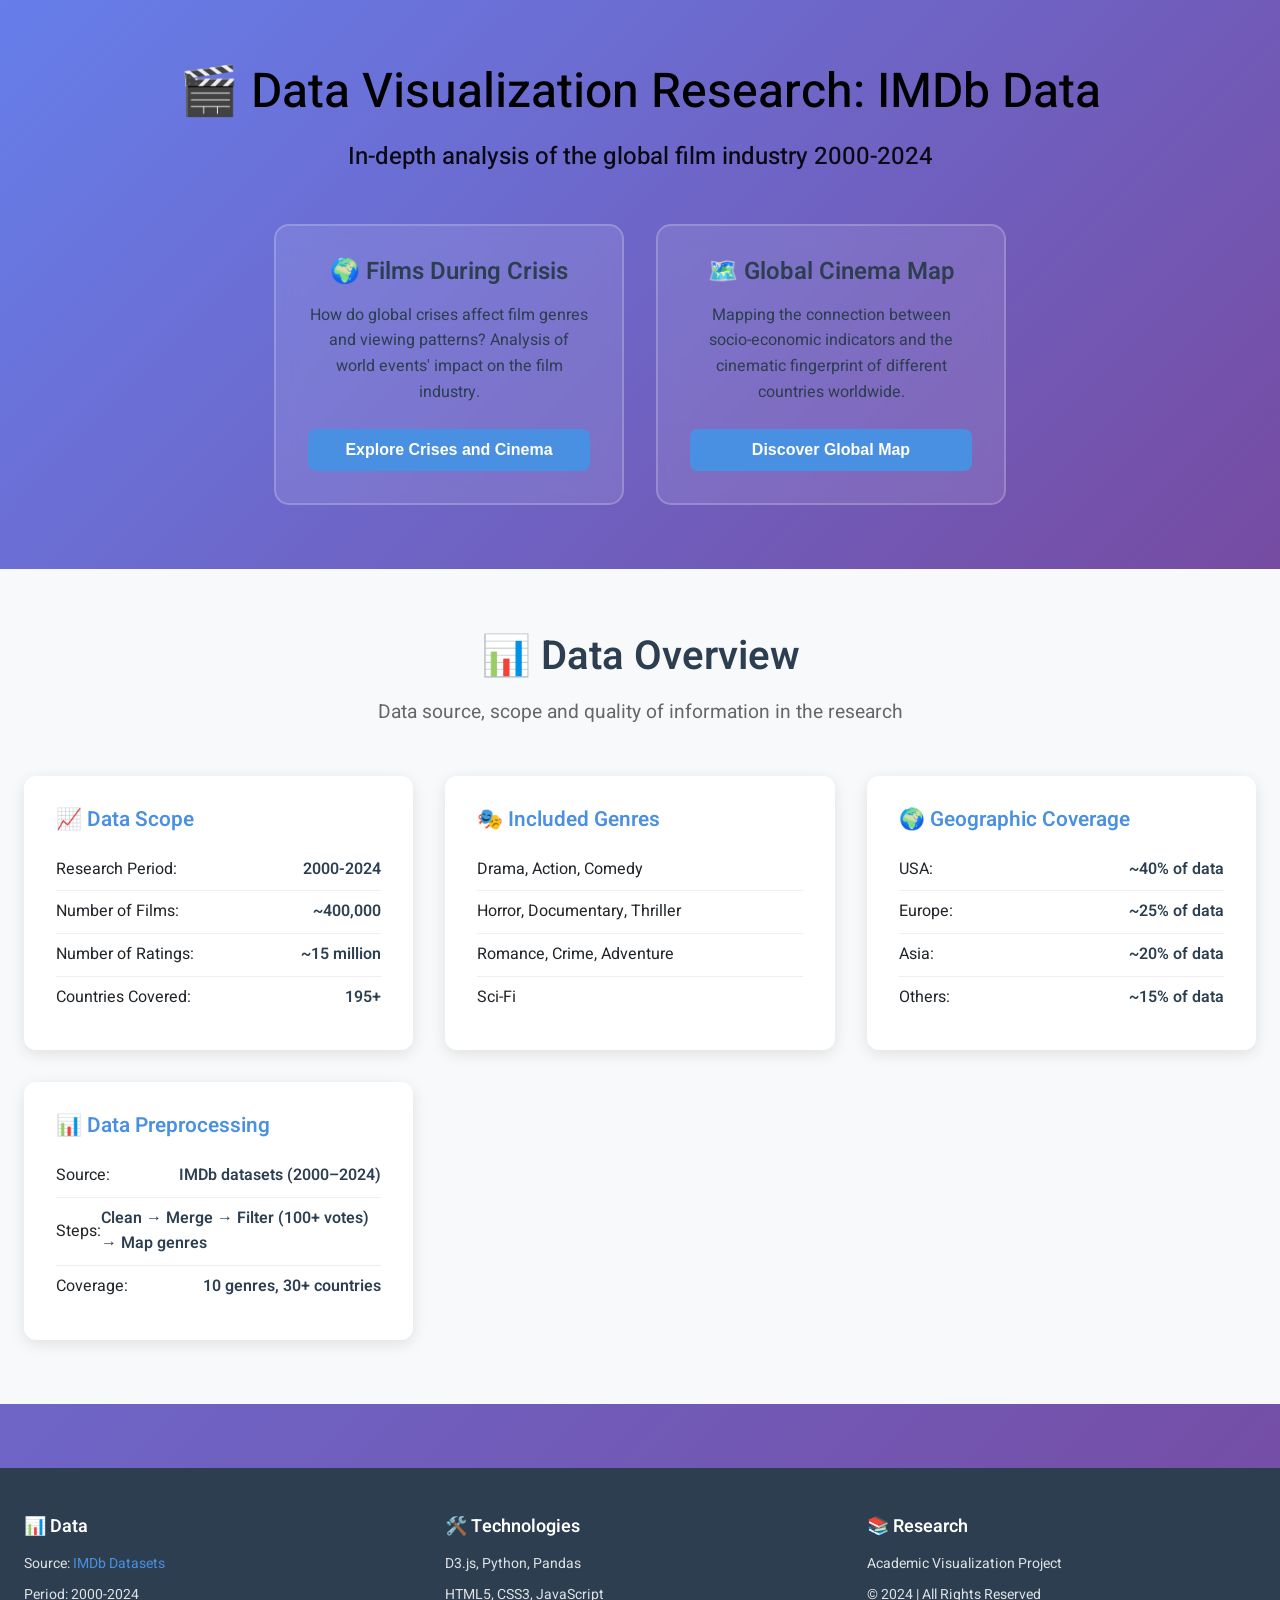
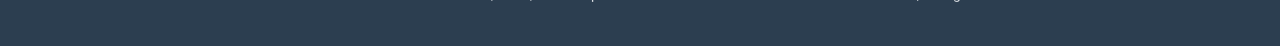
<file: index.html>
<!DOCTYPE html>
<html lang="en" dir="ltr">
<head>
    <meta charset="UTF-8">
    <meta name="viewport" content="width=device-width, initial-scale=1.0">
    <title>Data Visualization Research - IMDb Data</title>
    
    <!-- CSS -->
    <link rel="stylesheet" href="styles.css">
    
    <!-- Google Fonts - Heebo -->
    <link href="https://fonts.googleapis.com/css2?family=Heebo:wght@300;400;500;600;700&display=swap" rel="stylesheet">
    
    <style>
        /* Home Page Styles */
        .hero-section {
            background: linear-gradient(135deg, #667eea 0%, #764ba2 100%);
            color: white;
            padding: 4rem 0;
            text-align: center;
        }
        
        .hero-title {
            font-size: 3rem;
            font-weight: 700;
            margin-bottom: 1rem;
        }
        
        .hero-subtitle {
            font-size: 1.5rem;
            margin-bottom: 2rem;
            opacity: 0.9;
        }
        
        .research-nav {
            display: flex;
            justify-content: center;
            gap: 2rem;
            margin-top: 3rem;
        }
        
        .research-card {
            background: rgba(255, 255, 255, 0.1);
            backdrop-filter: blur(10px);
            border-radius: 15px;
            padding: 2rem;
            width: 350px;
            transition: transform 0.3s ease, box-shadow 0.3s ease;
            cursor: pointer;
            border: 2px solid rgba(255, 255, 255, 0.2);
        }
        
        .research-card:hover {
            transform: translateY(-10px);
            box-shadow: 0 20px 40px rgba(0, 0, 0, 0.3);
        }
        
        .research-card h3 {
            font-size: 1.5rem;
            margin-bottom: 1rem;
        }
        
        .research-card p {
            font-size: 1rem;
            line-height: 1.6;
            margin-bottom: 1.5rem;
        }
        
        .research-btn {
            background: #4a90e2;
            color: white;
            border: none;
            padding: 12px 24px;
            border-radius: 8px;
            font-size: 1rem;
            font-weight: 600;
            cursor: pointer;
            transition: background 0.3s ease;
            width: 100%;
        }
        
        .research-btn:hover {
            background: #357abd;
        }
        
        .data-overview {
            padding: 4rem 0;
            background: #f8f9fa;
        }
        
        .data-cards {
            display: grid;
            grid-template-columns: repeat(auto-fit, minmax(300px, 1fr));
            gap: 2rem;
            margin-top: 2rem;
        }
        
        .data-card {
            background: white;
            border-radius: 12px;
            padding: 2rem;
            box-shadow: 0 4px 15px rgba(0, 0, 0, 0.1);
            transition: transform 0.3s ease;
        }
        
        .data-card:hover {
            transform: translateY(-5px);
        }
        
        .data-card h4 {
            color: #4a90e2;
            font-size: 1.3rem;
            margin-bottom: 1rem;
        }
        
        .data-stat {
            display: flex;
            justify-content: space-between;
            align-items: center;
            padding: 0.5rem 0;
            border-bottom: 1px solid #eee;
        }
        
        .data-stat:last-child {
            border-bottom: none;
        }
        
        .stat-value {
            font-weight: 600;
            color: #2c3e50;
        }
    </style>
</head>
<body>
    <!-- Hero Section -->
    <section class="hero-section">
        <div class="container">
            <h1 class="hero-title">🎬 Data Visualization Research: IMDb Data</h1>
            <p class="hero-subtitle">In-depth analysis of the global film industry 2000-2024</p>
            
            <!-- Research Navigation -->
            <div class="research-nav">
                <div class="research-card" onclick="navigateToResearch('crisis')">
                    <h3>🌍 Films During Crisis</h3>
                    <p>How do global crises affect film genres and viewing patterns? Analysis of world events' impact on the film industry.</p>
                    <button class="research-btn">Explore Crises and Cinema</button>
                </div>
                
                <div class="research-card" onclick="navigateToResearch('global')">
                    <h3>🗺️ Global Cinema Map</h3>
                    <p>Mapping the connection between socio-economic indicators and the cinematic fingerprint of different countries worldwide.</p>
                    <button class="research-btn">Discover Global Map</button>
                </div>
            </div>
        </div>
    </section>

    <!-- Data Overview Section -->
    <section class="data-overview">
        <div class="container">
            <h2 style="text-align: center; font-size: 2.5rem; margin-bottom: 1rem;">📊 Data Overview</h2>
            <p style="text-align: center; font-size: 1.2rem; margin-bottom: 3rem; color: #666;">Data source, scope and quality of information in the research</p>
            
            <div class="data-cards">

                
                <div class="data-card">
                    <h4>📈 Data Scope</h4>
                    <div class="data-stat">
                        <span>Research Period:</span>
                        <span class="stat-value">2000-2024</span>
                    </div>
                    <div class="data-stat">
                        <span>Number of Films:</span>
                        <span class="stat-value">~400,000</span>
                    </div>
                    <div class="data-stat">
                        <span>Number of Ratings:</span>
                        <span class="stat-value">~15 million</span>
                    </div>
                    <div class="data-stat">
                        <span>Countries Covered:</span>
                        <span class="stat-value">195+</span>
                    </div>
                </div>
                

                
                <div class="data-card">
                    <h4>🎭 Included Genres</h4>
                    <div class="data-stat">
                        <span>Drama, Action, Comedy</span>
                    </div>
                    <div class="data-stat">
                        <span>Horror, Documentary, Thriller</span>
                    </div>
                    <div class="data-stat">
                        <span>Romance, Crime, Adventure</span>
                    </div>
                    <div class="data-stat">
                        <span>Sci-Fi</span>
                    </div>
                </div>
                
                <div class="data-card">
                    <h4>🌍 Geographic Coverage</h4>
                    <div class="data-stat">
                        <span>USA:</span>
                        <span class="stat-value">~40% of data</span>
                    </div>
                    <div class="data-stat">
                        <span>Europe:</span>
                        <span class="stat-value">~25% of data</span>
                    </div>
                    <div class="data-stat">
                        <span>Asia:</span>
                        <span class="stat-value">~20% of data</span>
                    </div>
                    <div class="data-stat">
                        <span>Others:</span>
                        <span class="stat-value">~15% of data</span>
                    </div>
                </div>
                
                <div class="data-card">
                    <h4>📊 Data Preprocessing</h4>
                    <div class="data-stat">
                        <span>Source:</span>
                        <span class="stat-value">IMDb datasets (2000–2024)</span>
                    </div>
                    <div class="data-stat">
                        <span>Steps:</span>
                        <span class="stat-value">Clean → Merge → Filter (100+ votes) → Map genres</span>
                    </div>
                    <div class="data-stat">
                        <span>Coverage:</span>
                        <span class="stat-value">10 genres, 30+ countries</span>
                    </div>
                </div>
            </div>
        </div>
    </section>

    <!-- Footer -->
    <footer class="footer">
        <div class="container">
            <div class="footer-content">
                <div class="footer-section">
                    <h4>📊 Data</h4>
                    <p>Source: <a href="https://datasets.imdbws.com/" target="_blank">IMDb Datasets</a></p>
                    <p>Period: 2000-2024</p>
                </div>
                <div class="footer-section">
                    <h4>🛠️ Technologies</h4>
                    <p>D3.js, Python, Pandas</p>
                    <p>HTML5, CSS3, JavaScript</p>
                </div>
                <div class="footer-section">
                    <h4>📚 Research</h4>
                    <p>Academic Visualization Project</p>
                    <p>&copy; 2024 | All Rights Reserved</p>
                </div>
            </div>
        </div>
    </footer>

    <!-- JavaScript -->
    <script>
        // Navigation functions
        function navigateToResearch(type) {
            if (type === 'crisis') {
                window.location.href = 'crisis-research.html';
            } else if (type === 'global') {
                window.location.href = 'global-cinema-map.html';
            }
        }
    </script>
</body>
</html>
</file>
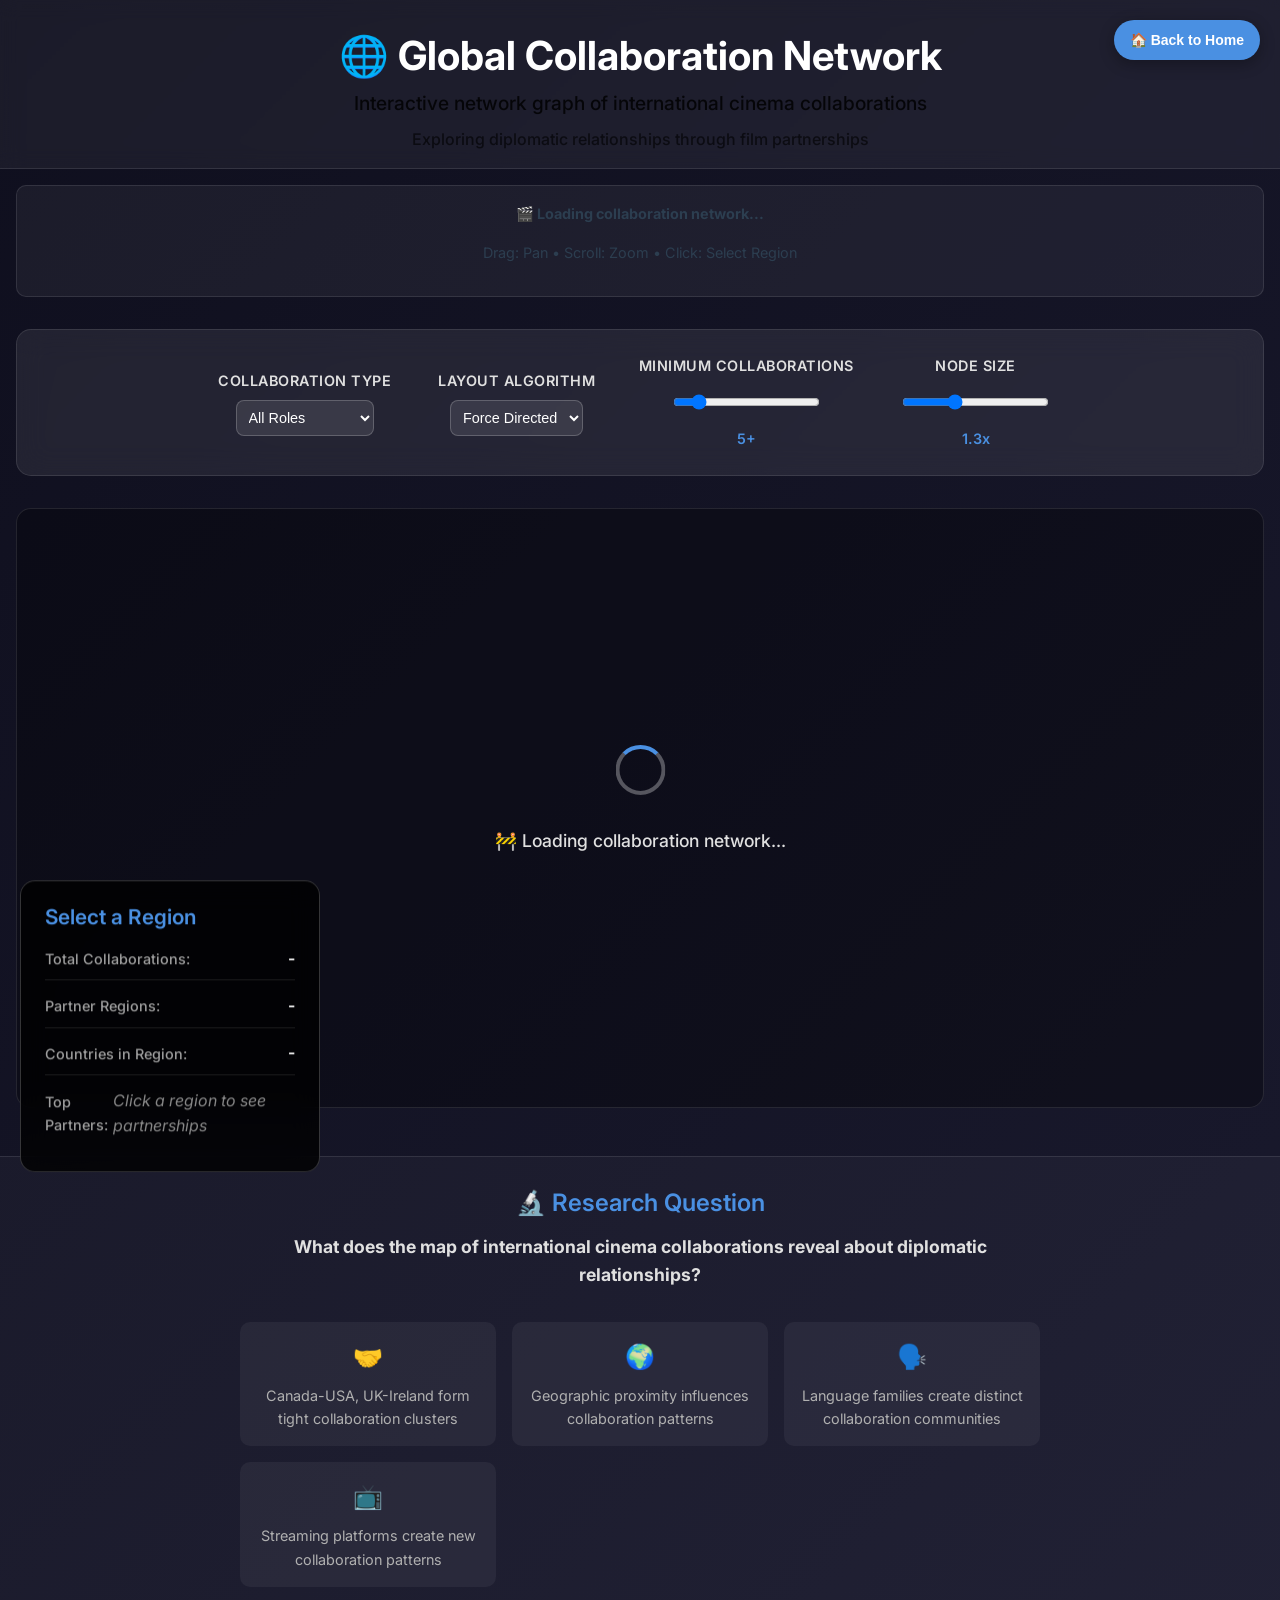
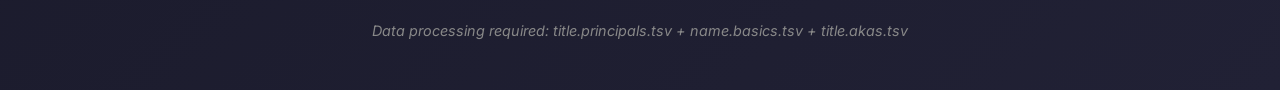
<file: collaboration-network.html>
<!DOCTYPE html>
<html lang="en">
<head>
    <meta charset="UTF-8">
    <meta name="viewport" content="width=device-width, initial-scale=1.0">
    <title>Global Collaboration Network - Cinema Partnerships</title>
    
    <!-- D3.js v7 -->
    <script src="https://d3js.org/d3.v7.min.js"></script>
    
    <!-- CSS -->
    <link rel="stylesheet" href="styles.css">
    
    <!-- Google Fonts -->
    <link href="https://fonts.googleapis.com/css2?family=Inter:wght@300;400;500;600;700&display=swap" rel="stylesheet">
    
    <style>
        /* Override Hebrew styles for English */
        body {
            font-family: 'Inter', sans-serif;
            direction: ltr;
            text-align: left;
            background: linear-gradient(135deg, #0f0f1e 0%, #1a1a2e 100%);
            color: white;
            margin: 0;
            padding: 0;
            overflow-x: hidden;
        }
        
        .container {
            max-width: 1400px;
            margin: 0 auto;
            padding: 0 20px;
        }
        
        /* Back to Home Button */
        .back-to-home {
            position: fixed;
            top: 20px;
            right: 20px;
            background: #4a90e2;
            color: white;
            border: none;
            padding: 12px 16px;
            border-radius: 50px;
            font-size: 14px;
            font-weight: 600;
            cursor: pointer;
            z-index: 1000;
            transition: background 0.3s ease;
            box-shadow: 0 4px 15px rgba(0, 0, 0, 0.3);
        }
        
        .back-to-home:hover {
            background: #357abd;
        }
        
        /* Main Layout */
        .viz-container {
            min-height: 100vh;
            display: flex;
            flex-direction: column;
        }
        
        .viz-header {
            text-align: center;
            padding: 2rem 0 1rem 0;
            background: rgba(255, 255, 255, 0.05);
            backdrop-filter: blur(10px);
            border-bottom: 1px solid rgba(255, 255, 255, 0.1);
        }
        
        .viz-header h1 {
            font-size: 2.5rem;
            font-weight: 700;
            margin: 0 0 0.5rem 0;
            color: #ffffff;
        }
        
        .viz-header p {
            font-size: 1.2rem;
            margin: 0;
            opacity: 0.8;
            color: #e0e0e0;
        }
        
        .viz-header .subtitle {
            font-size: 1rem;
            margin-top: 0.5rem;
            opacity: 0.6;
        }
        
        /* Controls Panel */
        .controls-panel {
            background: rgba(255, 255, 255, 0.08);
            backdrop-filter: blur(15px);
            border: 1px solid rgba(255, 255, 255, 0.1);
            border-radius: 15px;
            padding: 1.5rem;
            margin: 1rem;
            display: flex;
            flex-wrap: wrap;
            gap: 2rem;
            align-items: center;
            justify-content: center;
        }
        
        .control-group {
            display: flex;
            flex-direction: column;
            gap: 0.5rem;
            min-width: 180px;
        }
        
        .control-group label {
            font-size: 0.9rem;
            font-weight: 600;
            color: #e0e0e0;
            text-transform: uppercase;
            letter-spacing: 0.5px;
        }
        
        .control-group select,
        .control-group input[type="range"] {
            background: rgba(255, 255, 255, 0.1);
            border: 1px solid rgba(255, 255, 255, 0.2);
            border-radius: 8px;
            padding: 0.5rem;
            color: white;
            font-size: 0.9rem;
        }
        
        .control-group select:focus,
        .control-group input:focus {
            outline: none;
            border-color: #4a90e2;
            box-shadow: 0 0 0 2px rgba(74, 144, 226, 0.3);
        }
        
        .control-group select option {
            background: #1a1a2e;
            color: white;
        }
        
        .range-value {
            color: #4a90e2;
            font-weight: 600;
            font-size: 0.9rem;
        }
        
        /* Network Visualization Container */
        .network-container {
            flex: 1;
            position: relative;
            margin: 1rem;
            border-radius: 15px;
            overflow: hidden;
            background: rgba(0, 0, 0, 0.3);
            border: 1px solid rgba(255, 255, 255, 0.1);
            min-height: 600px;
        }
        
        #network-svg {
            width: 100%;
            height: 100%;
            display: block;
            cursor: grab;
        }
        
        #network-svg:active {
            cursor: grabbing;
        }
        
        /* Network Elements */
        .country-node {
            cursor: pointer;
            stroke-width: 2px;
            stroke: rgba(255, 255, 255, 0.8);
            transition: all 0.3s ease;
        }
        
        .country-node:hover {
            stroke-width: 3px;
            stroke: #ffffff;
        }
        
        .country-node.selected {
            stroke-width: 4px;
            stroke: #ffff00;
        }
        
        .collaboration-link {
            stroke: rgba(255, 255, 255, 0.6);
            stroke-linecap: round;
            transition: all 0.3s ease;
        }
        
        .collaboration-link.highlighted {
            stroke: rgba(255, 255, 255, 0.9);
            stroke-width: 4px;
            filter: drop-shadow(0px 0px 4px rgba(255,255,255,0.6));
        }
        
        .collaboration-link:hover {
            stroke: rgba(255, 255, 255, 0.85);
            filter: drop-shadow(0px 0px 3px rgba(255,255,255,0.5));
        }
        
        .country-label {
            font-family: 'Inter', sans-serif;
            font-size: 12px;
            font-weight: 600;
            fill: white;
            text-anchor: middle;
            pointer-events: none;
            user-select: none;
        }
        
        .country-label.large {
            font-size: 14px;
        }
        
        .tooltip {
            position: absolute;
            background: rgba(0, 0, 0, 0.9);
            color: white;
            padding: 10px;
            border-radius: 8px;
            font-size: 12px;
            pointer-events: none;
            opacity: 0;
            transition: opacity 0.3s ease;
            border: 1px solid rgba(255, 255, 255, 0.2);
            z-index: 1000;
        }
        
        /* Loading Indicator */
        .loading-indicator {
            position: absolute;
            top: 50%;
            left: 50%;
            transform: translate(-50%, -50%);
            text-align: center;
            z-index: 10;
        }
        
        .spinner {
            width: 50px;
            height: 50px;
            border: 4px solid rgba(255, 255, 255, 0.3);
            border-top: 4px solid #4a90e2;
            border-radius: 50%;
            animation: spin 1s linear infinite;
            margin: 0 auto 1rem auto;
        }
        
        @keyframes spin {
            0% { transform: rotate(0deg); }
            100% { transform: rotate(360deg); }
        }
        
        .loading-text {
            color: #e0e0e0;
            font-size: 1.1rem;
            font-weight: 500;
        }
        
        /* Info Panel */
        .info-panel {
            position: fixed;
            bottom: 20px;
            left: 20px;
            background: rgba(0, 0, 0, 0.8);
            backdrop-filter: blur(15px);
            border: 1px solid rgba(255, 255, 255, 0.2);
            border-radius: 15px;
            padding: 1.5rem;
            max-width: 300px;
            z-index: 100;
            transform: translateY(100%);
            transition: transform 0.3s ease;
        }
        
        .info-panel.visible {
            transform: translateY(0);
        }
        
        .country-info h3 {
            margin: 0 0 1rem 0;
            color: #4a90e2;
            font-size: 1.3rem;
        }
        
        .country-stats {
            display: flex;
            flex-direction: column;
            gap: 0.8rem;
        }
        
        .stat {
            display: flex;
            justify-content: space-between;
            align-items: center;
            padding-bottom: 0.5rem;
            border-bottom: 1px solid rgba(255, 255, 255, 0.1);
        }
        
        .stat:last-child {
            border-bottom: none;
        }
        
        .stat-label {
            color: #b0b0b0;
            font-size: 0.9rem;
        }
        
        .stat-value {
            color: #ffffff;
            font-weight: 600;
        }
        
        .top-partners {
            display: flex;
            flex-direction: column;
            gap: 0.3rem;
        }
        
        .partner-item {
            display: flex;
            justify-content: space-between;
            font-size: 0.85rem;
        }
        
        .partner-country {
            color: #e0e0e0;
        }
        
        .partner-count {
            color: #4a90e2;
            font-weight: 600;
        }
        
        /* Legend */
        .legend {
            position: fixed;
            top: 80px;
            right: 20px;
            background: rgba(0, 0, 0, 0.8);
            backdrop-filter: blur(15px);
            border: 1px solid rgba(255, 255, 255, 0.2);
            border-radius: 15px;
            padding: 1rem;
            z-index: 100;
            max-width: 250px;
        }
        
        .legend h4 {
            margin: 0 0 0.8rem 0;
            color: #4a90e2;
            font-size: 1rem;
            text-align: center;
        }
        
        .legend-item {
            display: flex;
            align-items: center;
            gap: 0.5rem;
            margin-bottom: 0.5rem;
            font-size: 0.85rem;
        }
        
        .legend-color {
            width: 16px;
            height: 16px;
            border-radius: 50%;
            flex-shrink: 0;
        }
        
        .legend-label {
            color: #e0e0e0;
        }
        
        /* Responsive Design */
        @media (max-width: 768px) {
            .controls-panel {
                flex-direction: column;
                gap: 1rem;
            }
            
            .control-group {
                min-width: auto;
                width: 100%;
            }
            
            .viz-header h1 {
                font-size: 2rem;
            }
            
            .info-panel {
                left: 10px;
                right: 10px;
                max-width: none;
            }
            
            .legend {
                right: 10px;
                max-width: 200px;
            }
        }
        
        /* Instructions */
        .instructions {
            background: rgba(255, 255, 255, 0.05);
            border: 1px solid rgba(255, 255, 255, 0.1);
            border-radius: 10px;
            padding: 1rem;
            margin: 1rem;
            text-align: center;
            color: #b0b0b0;
            font-size: 0.9rem;
        }
        
        .instructions.hidden {
            display: none;
        }
    </style>
</head>
<body>
    <!-- Back to Home Button -->
    <button class="back-to-home" onclick="location.href='index.html'">🏠 Back to Home</button>
    
    <!-- Main Container -->
    <div class="viz-container">
        <!-- Header Section -->
        <div class="viz-header">
            <h1>🌐 Global Collaboration Network</h1>
            <p>Interactive network graph of international cinema collaborations</p>
            <p class="subtitle">Exploring diplomatic relationships through film partnerships</p>
        </div>
        
        <!-- Instructions -->
                    <div class="instructions" id="instructions">
            <p><strong>🎬 Loading collaboration network...</strong></p>
            <p>Drag: Pan • Scroll: Zoom • Click: Select Region</p>
        </div>
        
        <!-- Controls Panel -->
        <div class="controls-panel">
            <div class="control-group">
                <label>Collaboration Type</label>
                <select id="collaboration-filter">
                    <option value="all">All Roles</option>
                    <option value="directors">Directors Only</option>
                    <option value="actors">Actors Only</option>
                    <option value="writers">Writers Only</option>
                    <option value="producers">Producers Only</option>
                </select>
            </div>
            
            <div class="control-group">
                <label>Layout Algorithm</label>
                <select id="layout-algorithm">
                    <option value="force">Force Directed</option>
                    <option value="circular">Circular</option>
                    <option value="sphere">Spherical</option>
                </select>
            </div>
            
            <div class="control-group">
                <label>Minimum Collaborations</label>
                <input type="range" id="min-collaborations" min="1" max="50" value="5">
                <div class="range-value" id="min-collab-value">5+</div>
            </div>
            
            <div class="control-group">
                <label>Node Size</label>
                <input type="range" id="node-size" min="0.5" max="3" step="0.1" value="1.3">
                <div class="range-value" id="node-size-value">1.3x</div>
            </div>
        </div>
        
        <!-- Network Visualization Container -->
        <div class="network-container" id="network-container">
            <div class="loading-indicator" id="loading-indicator">
                <div class="spinner"></div>
                <p class="loading-text">🚧 Loading collaboration network...</p>
            </div>
            <svg id="network-svg"></svg>
        </div>
        
        <!-- Legend -->
        <div class="legend" id="legend" style="display: none;">
            <h4>🌍 Regional Communities</h4>
            <div id="legend-content"></div>
        </div>
        
        <!-- Info Panel -->
        <div class="info-panel" id="info-panel">
            <div class="country-info" id="country-info">
                <h3 id="country-name">Select a Region</h3>
                <div class="country-stats">
                    <div class="stat">
                        <span class="stat-label">Total Collaborations:</span>
                        <span class="stat-value" id="total-collaborations">-</span>
                    </div>
                    <div class="stat">
                        <span class="stat-label">Partner Regions:</span>
                        <span class="stat-value" id="partner-count">-</span>
                    </div>
                    <div class="stat">
                        <span class="stat-label">Countries in Region:</span>
                        <span class="stat-value" id="community">-</span>
                    </div>
                    <div class="stat">
                        <span class="stat-label">Top Partners:</span>
                        <div class="top-partners" id="top-partners">
                            <em style="color: #888;">Click a region to see partnerships</em>
                        </div>
                    </div>
                </div>
            </div>
        </div>
    </div>
    
    <!-- Research Context -->
    <div style="background: rgba(255, 255, 255, 0.03); border-top: 1px solid rgba(255, 255, 255, 0.1); padding: 2rem 0; margin-top: 2rem;">
        <div class="container">
            <div style="text-align: center; max-width: 800px; margin: 0 auto;">
                <h3 style="color: #4a90e2; margin-bottom: 1rem;">🔬 Research Question</h3>
                <p style="font-size: 1.1rem; line-height: 1.6; color: #e0e0e0; margin-bottom: 1.5rem;">
                    <strong>What does the map of international cinema collaborations reveal about diplomatic relationships?</strong>
                </p>
                
                <div style="display: grid; grid-template-columns: repeat(auto-fit, minmax(200px, 1fr)); gap: 1rem; margin-top: 2rem;">
                    <div style="background: rgba(255, 255, 255, 0.05); padding: 1rem; border-radius: 10px;">
                        <div style="font-size: 1.5rem; margin-bottom: 0.5rem;">🤝</div>
                        <div style="font-size: 0.9rem; color: #b0b0b0;">Canada-USA, UK-Ireland form tight collaboration clusters</div>
                    </div>
                    <div style="background: rgba(255, 255, 255, 0.05); padding: 1rem; border-radius: 10px;">
                        <div style="font-size: 1.5rem; margin-bottom: 0.5rem;">🌍</div>
                        <div style="font-size: 0.9rem; color: #b0b0b0;">Geographic proximity influences collaboration patterns</div>
                    </div>
                    <div style="background: rgba(255, 255, 255, 0.05); padding: 1rem; border-radius: 10px;">
                        <div style="font-size: 1.5rem; margin-bottom: 0.5rem;">🗣️</div>
                        <div style="font-size: 0.9rem; color: #b0b0b0;">Language families create distinct collaboration communities</div>
                    </div>
                    <div style="background: rgba(255, 255, 255, 0.05); padding: 1rem; border-radius: 10px;">
                        <div style="font-size: 1.5rem; margin-bottom: 0.5rem;">📺</div>
                        <div style="font-size: 0.9rem; color: #b0b0b0;">Streaming platforms create new collaboration patterns</div>
                    </div>
                </div>
                
                <p style="margin-top: 2rem; font-size: 0.9rem; color: #888;">
                    <em>Data processing required: title.principals.tsv + name.basics.tsv + title.akas.tsv</em>
                </p>
            </div>
        </div>
    </div>
    
    <!-- Include the visualization script -->
    <script src="collaboration_network_viz.js"></script>
</body>
</html>
</file>
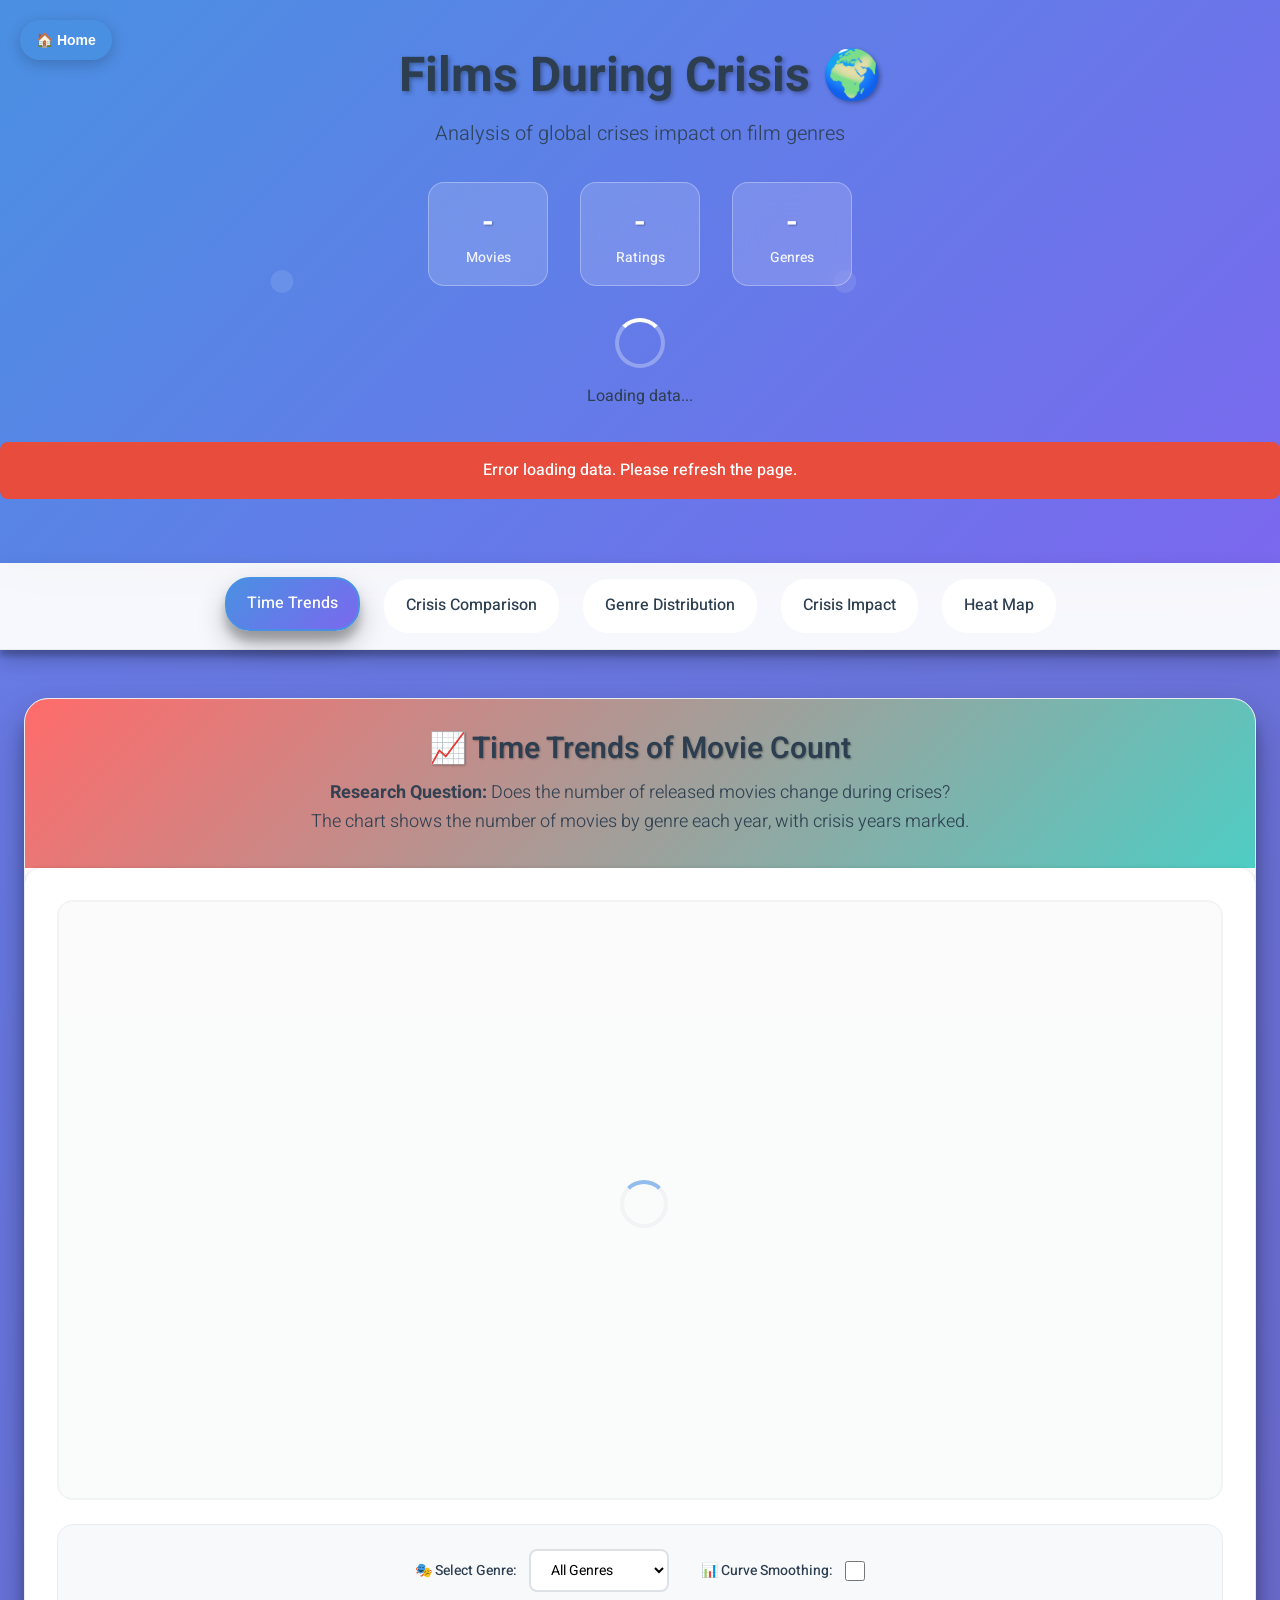
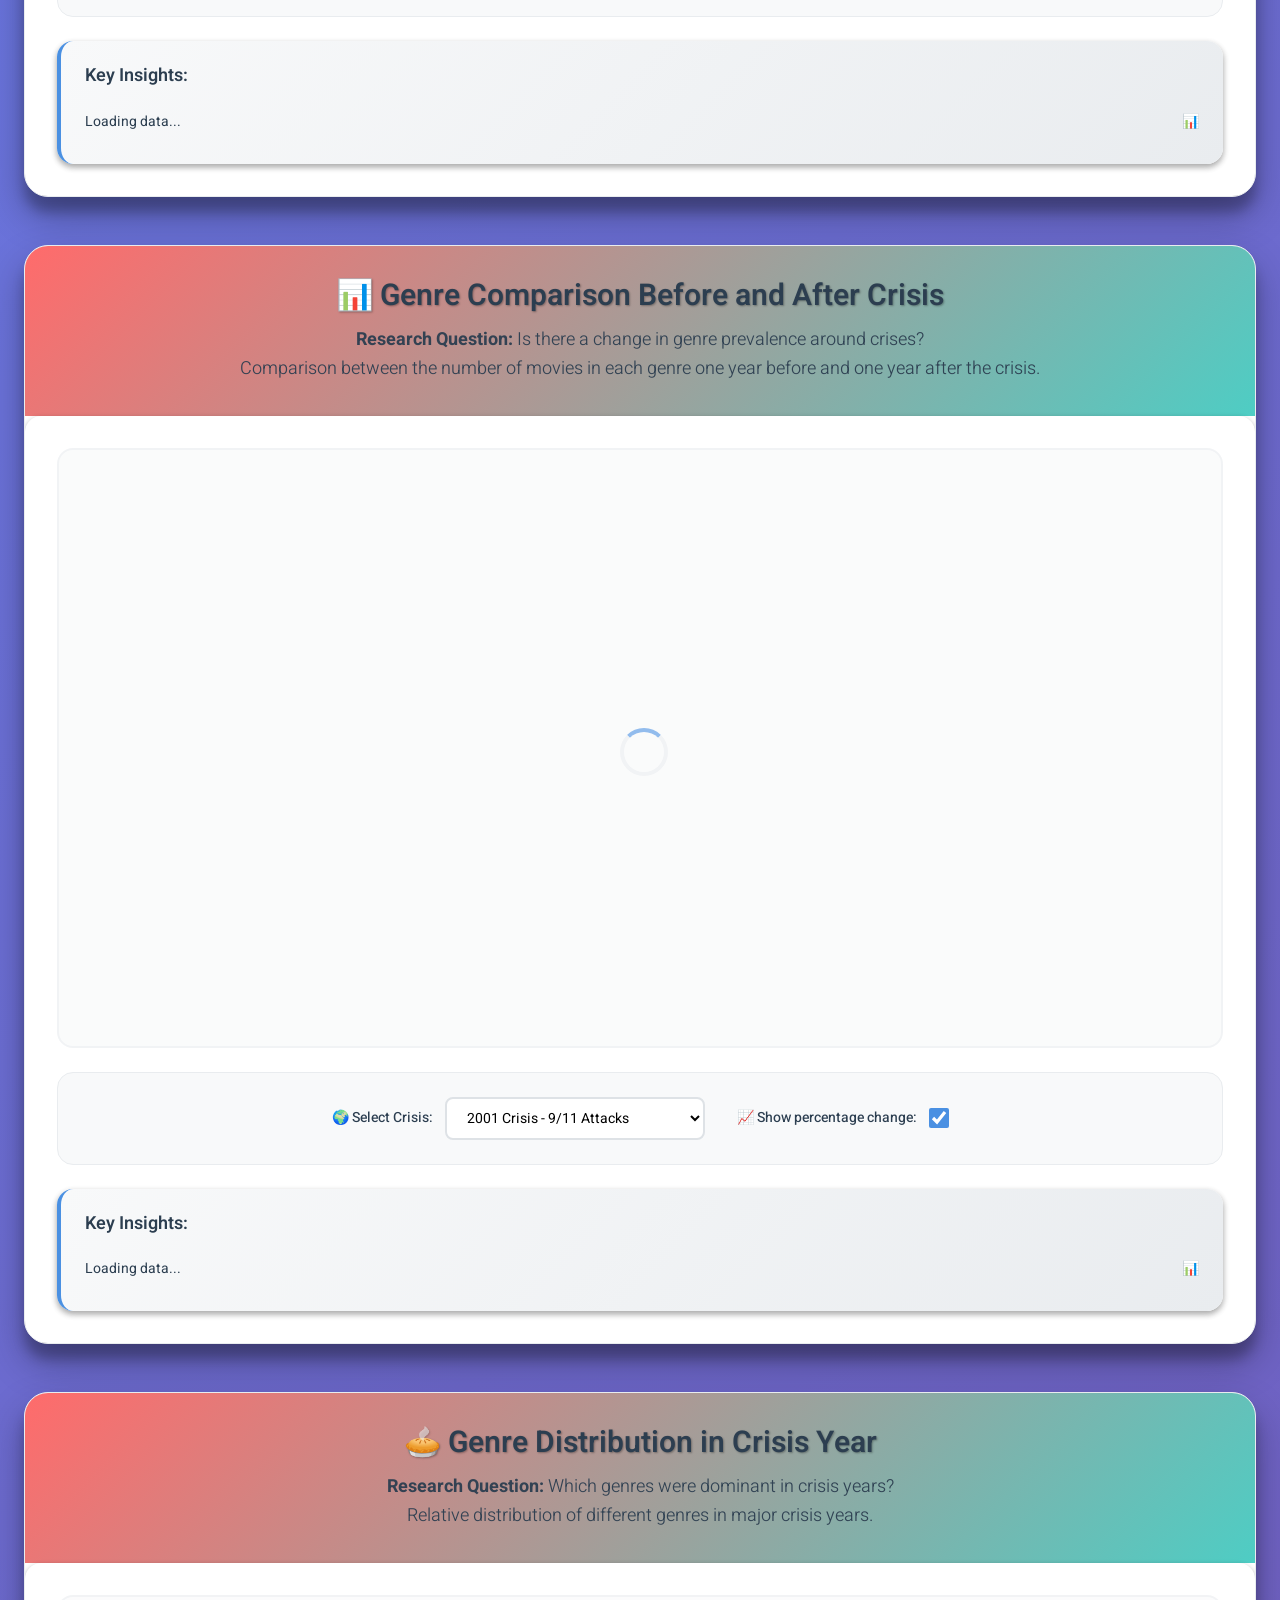
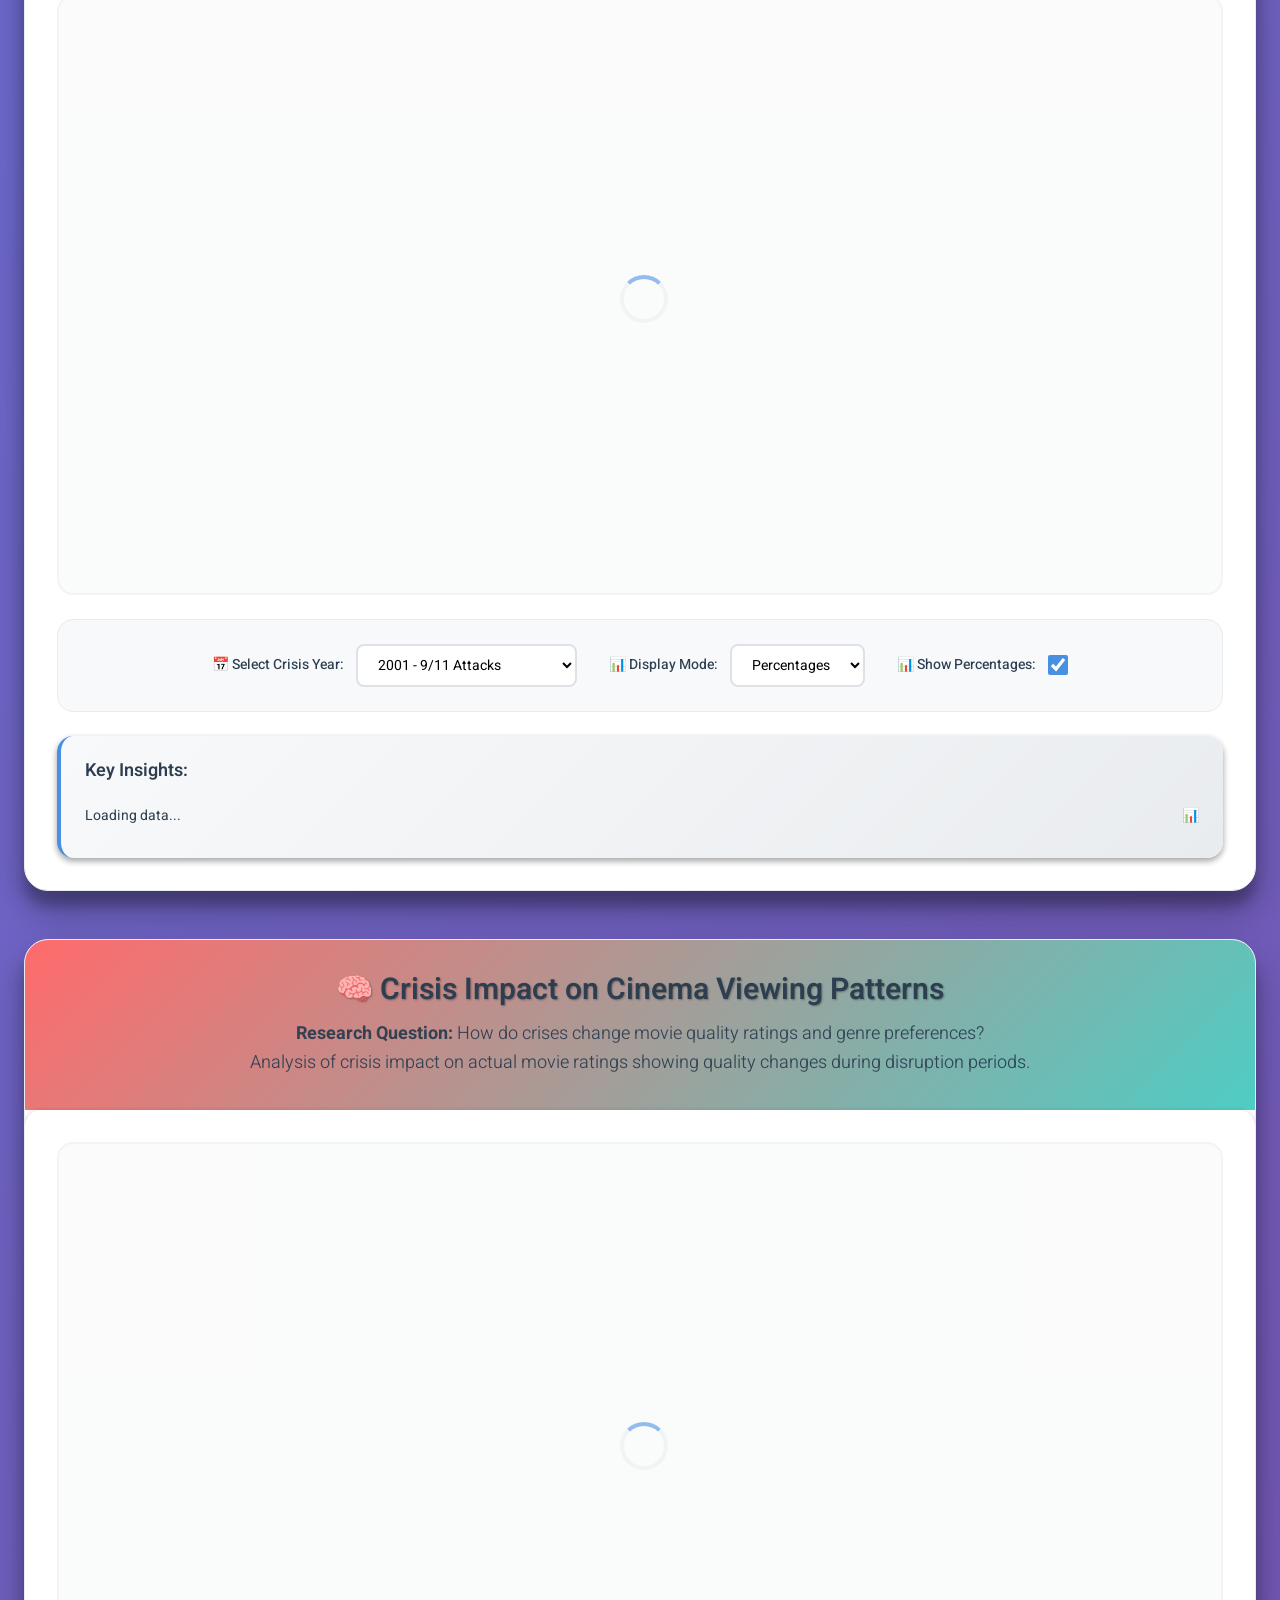
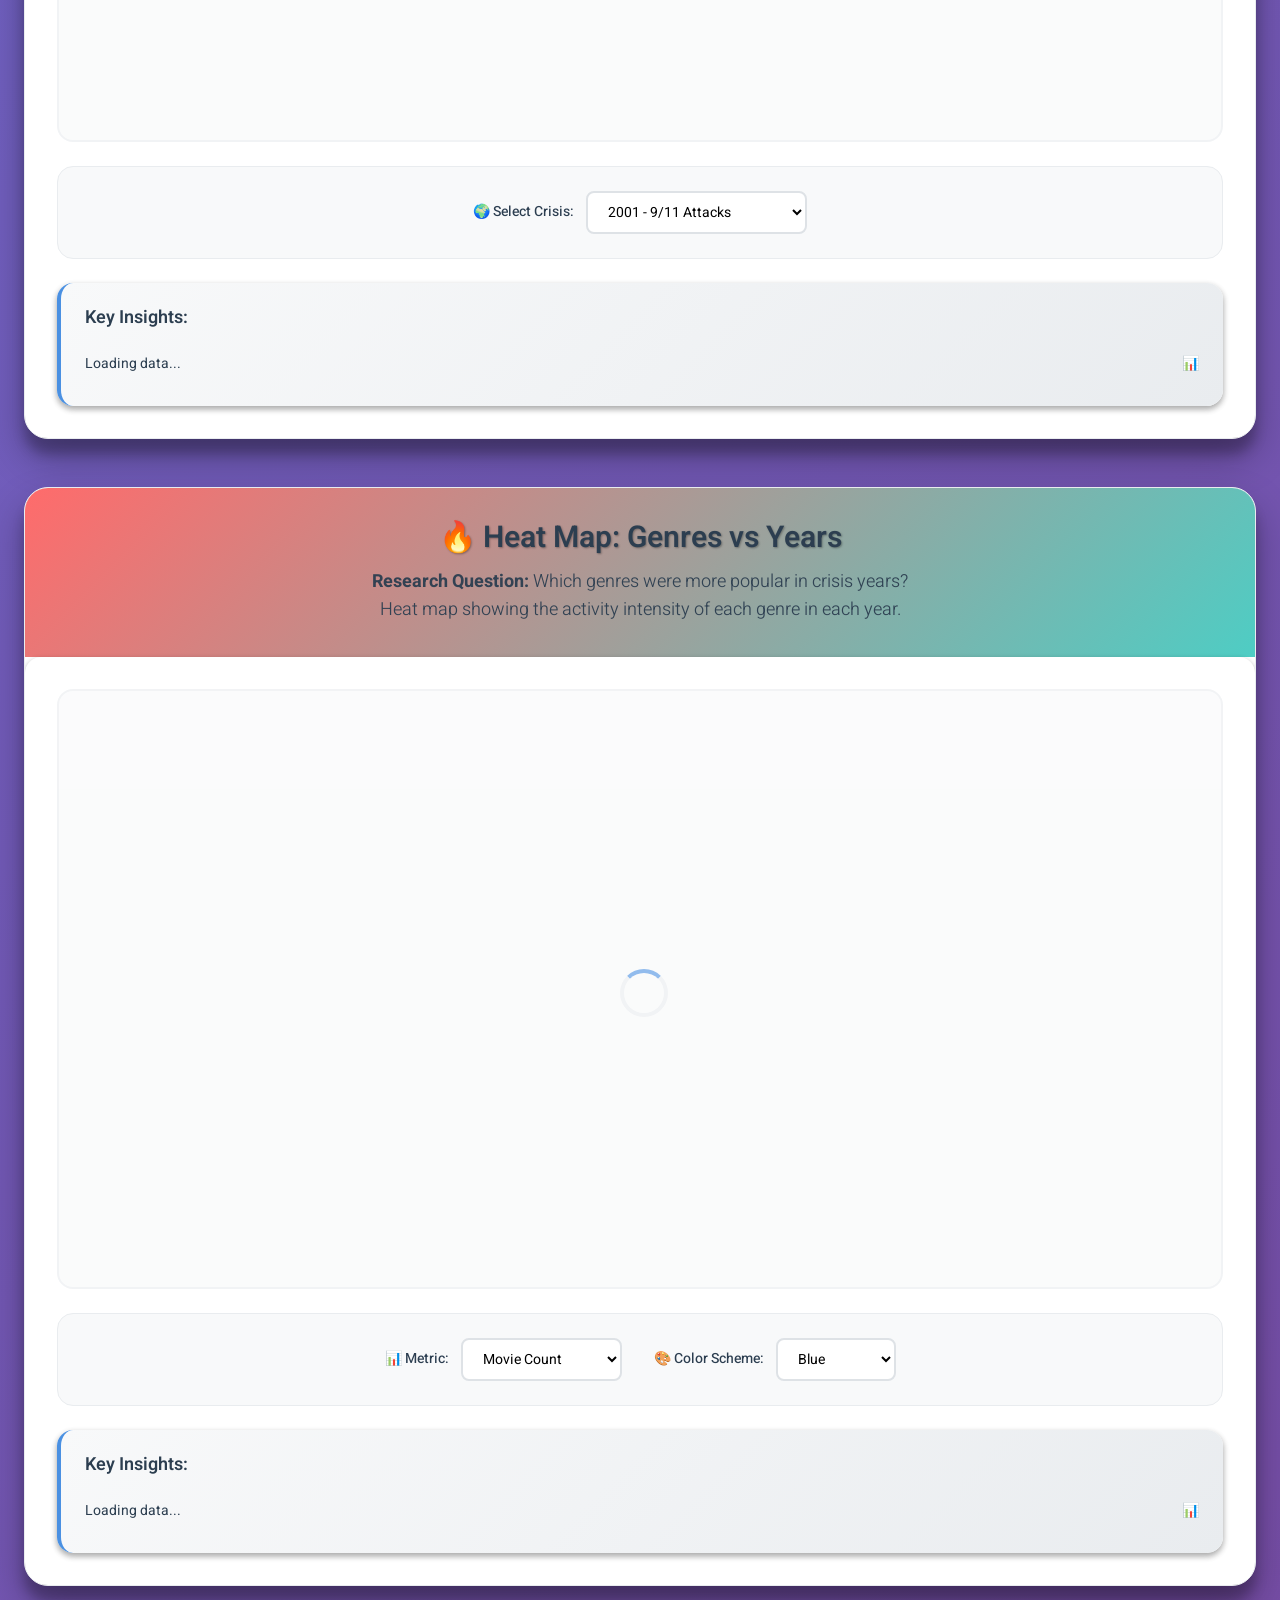
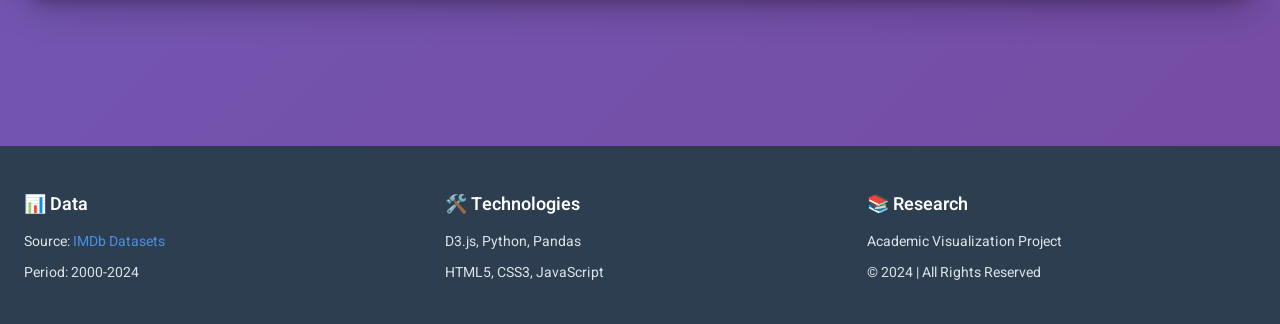
<file: crisis-research.html>
<!DOCTYPE html>
<html lang="en" dir="ltr">
<head>
    <meta charset="UTF-8">
    <meta name="viewport" content="width=device-width, initial-scale=1.0">
    <title>Genres as a Mirror to Changing Times - IMDb Visualization</title>
    
    <!-- D3.js -->
    <script src="https://d3js.org/d3.v7.min.js"></script>
    
    <!-- CSS -->
    <link rel="stylesheet" href="styles.css?v=20241205aa">
    
    <!-- Google Fonts - Heebo -->
    <link href="https://fonts.googleapis.com/css2?family=Heebo:wght@300;400;500;600;700&display=swap" rel="stylesheet">
    
    <style>
        /* Back to Home Button */
        .back-to-home {
            position: fixed;
            top: 20px;
            left: 20px;
            background: #4a90e2;
            color: white;
            border: none;
            padding: 12px 16px;
            border-radius: 50px;
            font-size: 14px;
            font-weight: 600;
            cursor: pointer;
            z-index: 1000;
            transition: background 0.3s ease;
            box-shadow: 0 4px 15px rgba(0, 0, 0, 0.2);
        }
        
        .back-to-home:hover {
            background: #357abd;
        }
        
        /* Tooltip Styles - Enhanced */
        #tooltip {
            position: absolute;
            background: rgba(0, 0, 0, 0.95);
            color: white;
            padding: 15px;
            border-radius: 12px;
            font-size: 14px;
            pointer-events: none;
            z-index: 9999;
            opacity: 0;
            transition: opacity 0.3s ease;
            max-width: 300px;
            box-shadow: 0 8px 25px rgba(0,0,0,0.5);
            border: 2px solid rgba(255,255,255,0.2);
            backdrop-filter: blur(10px);
        }
        
        #tooltip h4 {
            margin: 0 0 8px 0;
            font-size: 16px;
            font-weight: bold;
        }
        
        #tooltip div {
            line-height: 1.4;
        }
        
        /* Improved chart text visibility - Enhanced */
        .chart text {
            fill: #2c3e50 !important;
            text-shadow: 1px 1px 2px rgba(255,255,255,0.8) !important;
        }
        
        .chart .axis text {
            fill: #2c3e50 !important;
            font-weight: 500 !important;
        }
        
        .chart .axis-label {
            fill: #2c3e50 !important;
            font-weight: 600 !important;
        }
        
        /* Enhanced loading states */
        .loading {
            opacity: 0.6;
            pointer-events: none;
        }
        
        .loading::after {
            content: '';
            position: absolute;
            top: 50%;
            left: 50%;
            width: 40px;
            height: 40px;
            margin: -20px 0 0 -20px;
            border: 4px solid #e9ecef;
            border-top: 4px solid #4a90e2;
            border-radius: 50%;
            animation: spin 1s linear infinite;
        }
        
        /* Enhanced error states */
        .error {
            background: #e74c3c;
            color: white;
            padding: 1rem;
            border-radius: 8px;
            margin: 1rem 0;
            text-align: center;
            font-weight: 500;
        }
        
        /* Enhanced success states */
        .success {
            background: #2ecc71;
            color: white;
            padding: 1rem;
            border-radius: 8px;
            margin: 1rem 0;
            text-align: center;
            font-weight: 500;
        }
    </style>
</head>
<body>
    <!-- Back to Home Button -->
    <button class="back-to-home" onclick="window.location.href='index.html'">🏠 Home</button>
    
    <!-- Tooltip -->
    <div id="tooltip"></div>
    
    <!-- Header -->
    <header class="header">
        <div class="container">
            <h1 class="title">Films During Crisis 🌍</h1>
            <p class="subtitle">Analysis of global crises impact on film genres</p>
            <div class="stats" id="statsContainer">
                <div class="stat-item">
                    <span class="stat-number" id="totalMovies">-</span>
                    <span class="stat-label">Movies</span>
                </div>
                <div class="stat-item">
                    <span class="stat-number" id="totalRatings">-</span>
                    <span class="stat-label">Ratings</span>
                </div>
                <div class="stat-item">
                    <span class="stat-number" id="totalGenres">-</span>
                    <span class="stat-label">Genres</span>
                </div>
            </div>
            <div id="loadingIndicator" class="loading-indicator">
                <div class="spinner"></div>
                <p>Loading data...</p>
            </div>
        </div>
    </header>

    <!-- Navigation -->
    <nav class="navigation">
        <div class="container">
            <ul class="nav-list">
                <li><a href="#chart1" class="nav-link active" data-chart="lineChart">Time Trends</a></li>
                <li><a href="#chart2" class="nav-link" data-chart="barChart">Crisis Comparison</a></li>
                <li><a href="#chart3" class="nav-link" data-chart="pieChart">Genre Distribution</a></li>

                <li><a href="#chart5" class="nav-link" data-chart="areaChart">Crisis Impact</a></li>
                <li><a href="#chart6" class="nav-link" data-chart="heatmapChart">Heat Map</a></li>
            </ul>
        </div>
    </nav>

    <!-- Main Content -->
    <main class="main">
        <div class="container">
            
            <!-- Chart 1: Line Chart - Time trends of movie count -->
            <section id="chart1" class="chart-section fade-in">
                <div class="chart-header">
                    <h2>📈 Time Trends of Movie Count</h2>
                    <p class="chart-description">
                        <strong>Research Question:</strong> Does the number of released movies change during crises?<br>
                        The chart shows the number of movies by genre each year, with crisis years marked.
                    </p>
                </div>
                <div class="chart-container">
                    <div id="lineChart" class="chart"></div>
                    <div class="chart-controls">
                        <div class="control-group">
                            <label for="genreFilter">🎭 Select Genre:</label>
                            <select id="genreFilter">
                                <option value="all">All Genres</option>
                                <option value="Drama">Drama</option>
                                <option value="Action">Action</option>
                                <option value="Comedy">Comedy</option>
                                <option value="Horror">Horror</option>
                                <option value="Documentary">Documentary</option>
                            </select>
                        </div>
                        <div class="control-group">
                            <label for="smoothing">📊 Curve Smoothing:</label>
                            <input type="checkbox" id="smoothing" />
                        </div>
                    </div>
                    <div class="insights" id="lineChartInsights">
                        <h4>Key Insights:</h4>
                        <ul id="lineInsightsList">
                            <li>Loading data...</li>
                        </ul>
                    </div>
                </div>
            </section>

            <!-- Chart 2: Bar Chart - Genre comparison before and after crisis -->
            <section id="chart2" class="chart-section">
                <div class="chart-header">
                    <h2>📊 Genre Comparison Before and After Crisis</h2>
                    <p class="chart-description">
                        <strong>Research Question:</strong> Is there a change in genre prevalence around crises?<br>
                        Comparison between the number of movies in each genre one year before and one year after the crisis.
                    </p>
                </div>
                <div class="chart-container">
                    <div id="barChart" class="chart"></div>
                    <div class="chart-controls">
                        <div class="control-group">
                            <label for="crisisSelect">🌍 Select Crisis:</label>
                            <select id="crisisSelect">
                                <option value="2001">2001 Crisis - 9/11 Attacks</option>
                                <option value="2008">2008 Crisis - Economic Crisis</option>
                                <option value="2020">2020 Crisis - COVID-19</option>
                                <option value="2022">2022 Crisis - Russia-Ukraine War</option>
                                <option value="2023">2023 Crisis - October 7th Attack</option>
                            </select>
                        </div>
                        <div class="control-group">
                            <label for="showPercentage">📈 Show percentage change:</label>
                            <input type="checkbox" id="showPercentage" checked />
                        </div>
                    </div>
                    <div class="insights" id="barChartInsights">
                        <h4>Key Insights:</h4>
                        <ul id="barInsightsList">
                            <li>Loading data...</li>
                        </ul>
                    </div>
                </div>
            </section>

            <!-- Chart 3: Pie Chart - Genre distribution in crisis year -->
            <section id="chart3" class="chart-section">
                <div class="chart-header">
                    <h2>🥧 Genre Distribution in Crisis Year</h2>
                    <p class="chart-description">
                        <strong>Research Question:</strong> Which genres were dominant in crisis years?<br>
                        Relative distribution of different genres in major crisis years.
                    </p>
                </div>
                <div class="chart-container">
                    <div id="pieChart" class="chart"></div>
                    <div class="chart-controls">
                        <div class="control-group">
                            <label for="crisisYear">📅 Select Crisis Year:</label>
                            <select id="crisisYear">
                                <option value="2001">2001 - 9/11 Attacks</option>
                                <option value="2008">2008 - Economic Crisis</option>
                                <option value="2020">2020 - COVID-19</option>
                                <option value="2022">2022 - Russia-Ukraine War</option>
                                <option value="2023">2023 - October 7th Attack</option>
                            </select>
                        </div>
                        <div class="control-group">
                            <label for="pieMode">📊 Display Mode:</label>
                            <select id="pieMode">
                                <option value="percentage">Percentages</option>
                                <option value="count">Movie Count</option>
                            </select>
                        </div>
                        <div class="control-group">
                            <label for="pieShowPercentages">📊 Show Percentages:</label>
                            <input type="checkbox" id="pieShowPercentages" checked />
                        </div>
                    </div>
                    <div class="insights" id="pieChartInsights">
                        <h4>Key Insights:</h4>
                        <ul id="pieInsightsList">
                            <li>Loading data...</li>
                        </ul>
                    </div>
                </div>
            </section>



            <!-- Chart 5: Crisis Impact Analysis - Crisis impact analysis -->
            <section id="chart5" class="chart-section">
                <div class="chart-header">
                    <h2>🧠 Crisis Impact on Cinema Viewing Patterns</h2>
                    <p class="chart-description">
                        <strong>Research Question:</strong> How do crises change movie quality ratings and genre preferences?<br>
                        Analysis of crisis impact on actual movie ratings showing quality changes during disruption periods.
                    </p>
                </div>
                <div class="chart-container">
                    <div id="areaChart" class="chart"></div>
                    <div class="chart-controls">
                        <div class="control-group">
                            <label for="areaCrisisSelect">🌍 Select Crisis:</label>
                            <select id="areaCrisisSelect">
                                <option value="2001">2001 - 9/11 Attacks</option>
                                <option value="2008">2008 - Economic Crisis</option>
                                <option value="2020">2020 - COVID-19</option>
                                <option value="2022">2022 - Russia-Ukraine War</option>
                                <option value="2023">2023 - October 7th Attack</option>
                            </select>
                        </div>

                    </div>
                    <div class="insights" id="areaChartInsights">
                        <h4>Key Insights:</h4>
                        <ul id="areaInsightsList">
                            <li>Loading data...</li>
                        </ul>
                    </div>
                </div>
            </section>

            <!-- Chart 6: Heatmap - Genres vs years -->
            <section id="chart6" class="chart-section">
                <div class="chart-header">
                    <h2>🔥 Heat Map: Genres vs Years</h2>
                    <p class="chart-description">
                        <strong>Research Question:</strong> Which genres were more popular in crisis years?<br>
                        Heat map showing the activity intensity of each genre in each year.
                    </p>
                </div>
                <div class="chart-container">
                    <div id="heatmapChart" class="chart"></div>
                    <div class="chart-controls">
                        <div class="control-group">
                            <label for="heatmapMetric">📊 Metric:</label>
                            <select id="heatmapMetric">
                                <option value="count">Movie Count</option>
                                <option value="rating">Average Rating</option>
                                <option value="votes">Number of Votes</option>
                            </select>
                        </div>
                        <div class="control-group">
                            <label for="colorScheme">🎨 Color Scheme:</label>
                            <select id="colorScheme">
                                <option value="blues">Blue</option>
                                <option value="reds">Red</option>
                                <option value="viridis">Viridis</option>
                            </select>
                        </div>
                    </div>
                    <div class="insights" id="heatmapInsights">
                        <h4>Key Insights:</h4>
                        <ul id="heatmapInsightsList">
                            <li>Loading data...</li>
                        </ul>
                    </div>
                </div>
            </section>

        </div>
    </main>



    <!-- Footer -->
    <footer class="footer">
        <div class="container">
            <div class="footer-content">
                <div class="footer-section">
                    <h4>📊 Data</h4>
                    <p>Source: <a href="https://datasets.imdbws.com/" target="_blank">IMDb Datasets</a></p>
                    <p>Period: 2000-2024</p>
                </div>
                <div class="footer-section">
                    <h4>🛠️ Technologies</h4>
                    <p>D3.js, Python, Pandas</p>
                    <p>HTML5, CSS3, JavaScript</p>
                </div>
                <div class="footer-section">
                    <h4>📚 Research</h4>
                    <p>Academic Visualization Project</p>
                    <p>&copy; 2024 | All Rights Reserved</p>
                </div>
            </div>
        </div>
    </footer>

    <!-- JavaScript -->
    <script src="data.js?v=20241205hh"></script>
    <script src="charts.js?v=20241205hh"></script>
    
    <script src="main.js?v=20241205hh"></script>
</body>
</html>
</file>
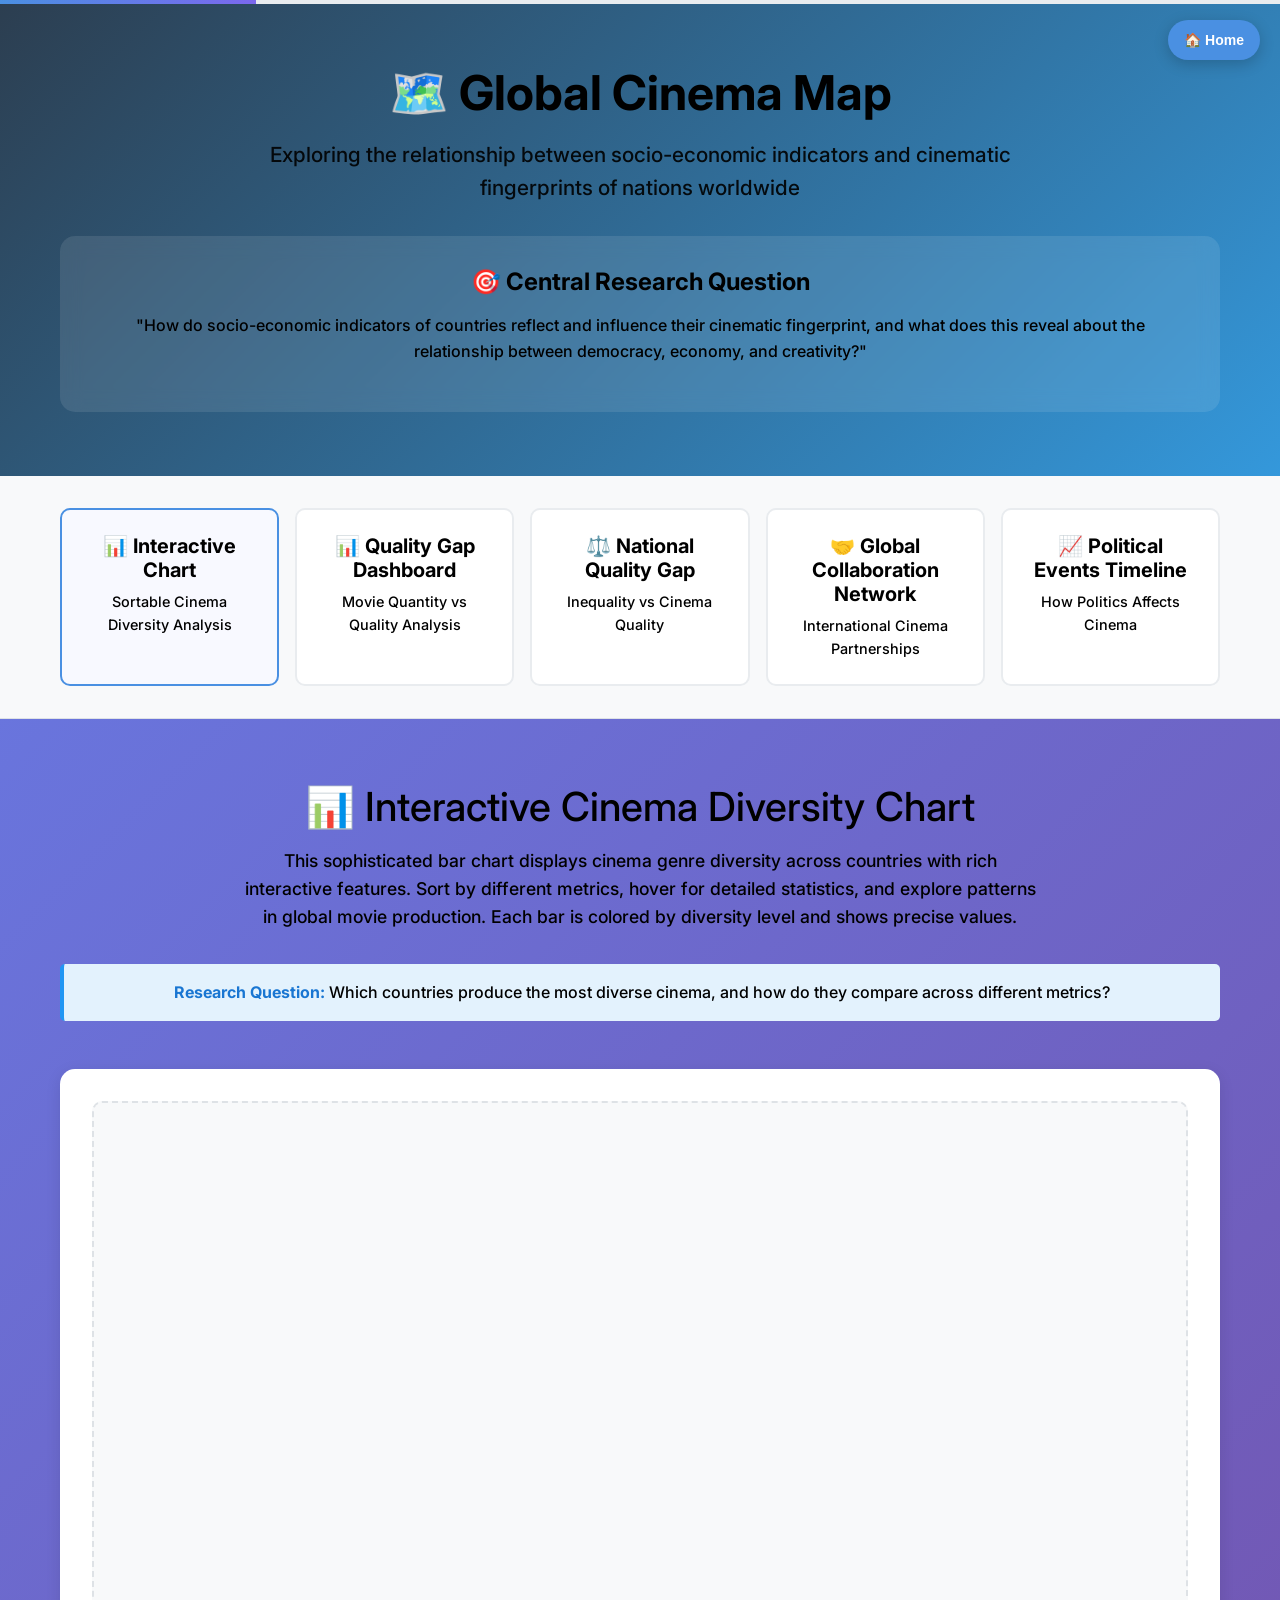
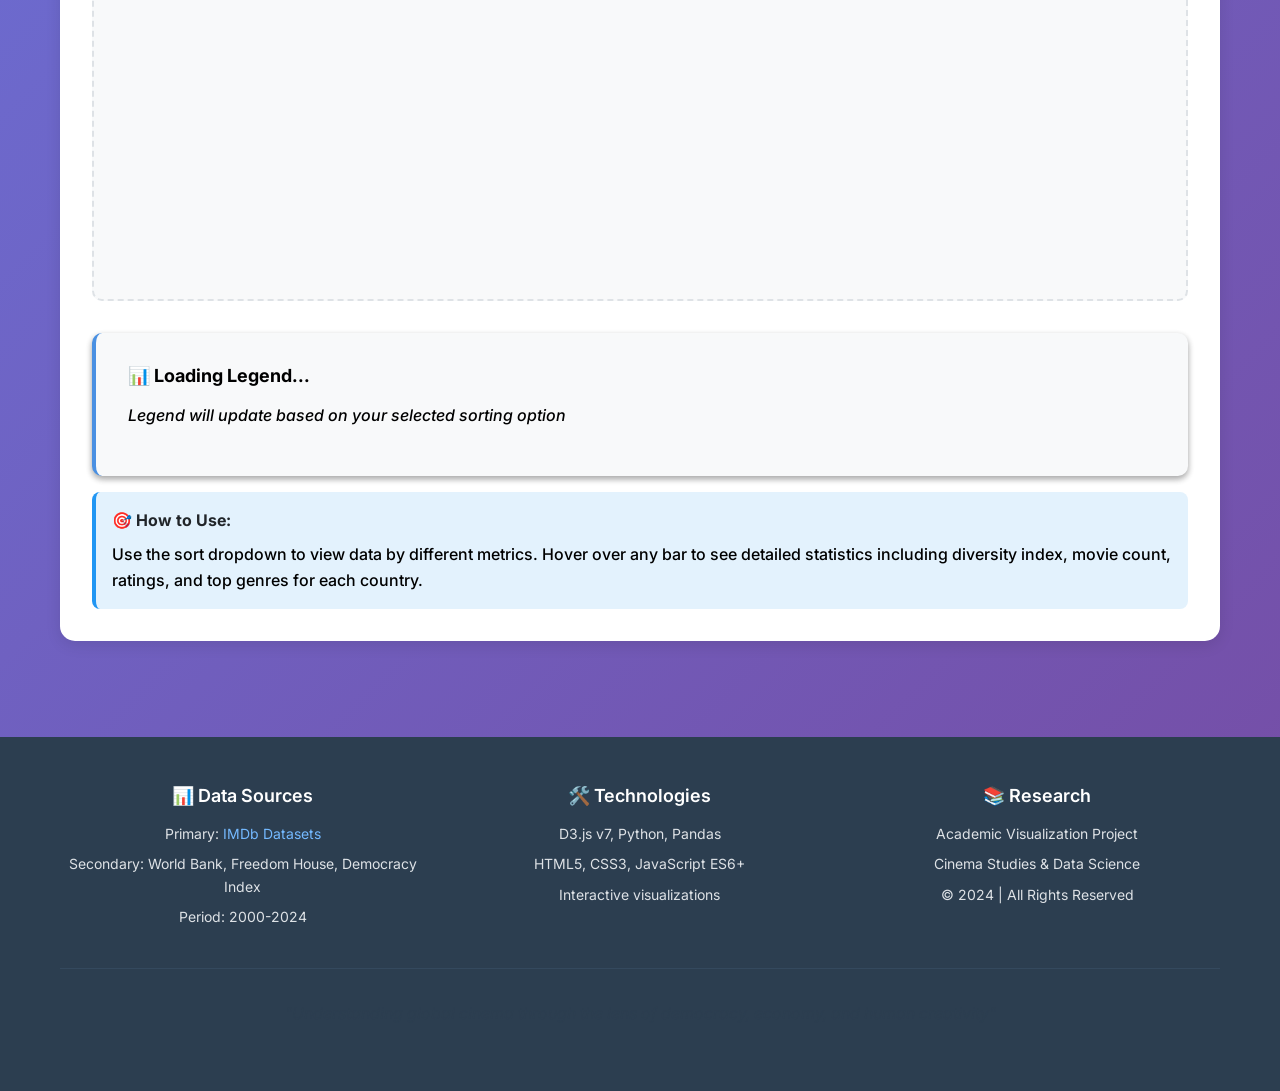
<file: global-cinema-map.html>
<!DOCTYPE html>
<html lang="en">
<head>
    <meta charset="UTF-8">
    <meta name="viewport" content="width=device-width, initial-scale=1.0">
    <title>Global Cinema Map - Visualization Research</title>
    
    <!-- D3.js -->
    <script src="https://d3js.org/d3.v7.min.js"></script>
    
    <!-- CSS -->
    <link rel="stylesheet" href="styles.css">
    
    <!-- Google Fonts -->
    <link href="https://fonts.googleapis.com/css2?family=Inter:wght@300;400;500;600;700&display=swap" rel="stylesheet">
    
    <style>
        /* Override Hebrew styles for English */
        body {
            font-family: 'Inter', sans-serif;
            direction: ltr;
            text-align: left;
        }
        
        .container {
            max-width: 1200px;
            margin: 0 auto;
            padding: 0 20px;
        }
        
        /* Back to Home Button */
        .back-to-home {
            position: fixed;
            top: 20px;
            right: 20px;
            background: #4a90e2;
            color: white;
            border: none;
            padding: 12px 16px;
            border-radius: 50px;
            font-size: 14px;
            font-weight: 600;
            cursor: pointer;
            z-index: 1000;
            transition: background 0.3s ease;
            box-shadow: 0 4px 15px rgba(0, 0, 0, 0.2);
        }
        
        .back-to-home:hover {
            background: #357abd;
        }
        
        /* Hero Section */
        .global-hero {
            background: linear-gradient(135deg, #2c3e50 0%, #3498db 100%);
            color: white;
            padding: 4rem 0;
            text-align: center;
        }
        
        .hero-title {
            font-size: 3rem;
            font-weight: 700;
            margin-bottom: 1rem;
        }
        
        .hero-subtitle {
            font-size: 1.3rem;
            margin-bottom: 2rem;
            opacity: 0.9;
            max-width: 800px;
            margin-left: auto;
            margin-right: auto;
        }
        
        .research-question {
            background: rgba(255, 255, 255, 0.1);
            border-radius: 15px;
            padding: 2rem;
            margin-top: 2rem;
            backdrop-filter: blur(10px);
        }
        
        .research-question h3 {
            font-size: 1.5rem;
            margin-bottom: 1rem;
        }
        
        /* Navigation */
        .viz-nav {
            background: #f8f9fa;
            padding: 2rem 0;
            border-bottom: 1px solid #dee2e6;
        }
        
        .nav-grid {
            display: grid;
            grid-template-columns: repeat(auto-fit, minmax(200px, 1fr));
            gap: 1rem;
        }
        
        .nav-item {
            background: white;
            border-radius: 10px;
            padding: 1.5rem;
            text-align: center;
            cursor: pointer;
            transition: transform 0.3s ease, box-shadow 0.3s ease;
            border: 2px solid #e9ecef;
        }
        
        .nav-item:hover {
            transform: translateY(-5px);
            box-shadow: 0 10px 25px rgba(0, 0, 0, 0.1);
            border-color: #4a90e2;
        }
        
        .nav-item.active {
            border-color: #4a90e2;
            background: #f8f9ff;
        }
        
        .nav-item h4 {
            color: #2c3e50;
            margin-bottom: 0.5rem;
        }
        
        .nav-item p {
            color: #6c757d;
            font-size: 0.9rem;
            margin: 0;
        }
        
        /* Visualization Sections */
        .viz-section {
            padding: 4rem 0;
            display: none;
        }
        
        .viz-section.active {
            display: block;
        }
        
        .viz-header {
            text-align: center;
            margin-bottom: 3rem;
        }
        
        .viz-title {
            font-size: 2.5rem;
            color: #2c3e50;
            margin-bottom: 1rem;
        }
        
        .viz-description {
            font-size: 1.1rem;
            color: #6c757d;
            max-width: 800px;
            margin: 0 auto;
            line-height: 1.6;
        }
        
        .research-q {
            background: #e3f2fd;
            border-left: 4px solid #2196f3;
            padding: 1rem;
            margin: 2rem 0;
            border-radius: 5px;
        }
        
        .research-q strong {
            color: #1976d2;
        }
        
        /* Chart Container */
        .chart-container {
            background: white;
            border-radius: 15px;
            padding: 2rem;
            box-shadow: 0 4px 15px rgba(0, 0, 0, 0.1);
            margin: 2rem 0;
            width: 100%;
            max-width: 1400px;
            margin-left: auto;
            margin-right: auto;
        }
        
        .chart-placeholder {
            min-height: 800px;
            background: #f8f9fa;
            border-radius: 10px;
            display: flex;
            align-items: center;
            justify-content: center;
            border: 2px dashed #dee2e6;
            width: 100%;
            overflow: visible;
        }
        
        .placeholder-content {
            text-align: center;
            color: #6c757d;
        }
        
        .placeholder-content h4 {
            margin-bottom: 1rem;
        }
        
        /* Controls */
        .chart-controls {
            display: flex;
            gap: 2rem;
            margin: 2rem 0;
            flex-wrap: wrap;
        }
        
        .control-group {
            display: flex;
            flex-direction: column;
            min-width: 200px;
        }
        
        .control-group label {
            margin-bottom: 0.5rem;
            font-weight: 500;
            color: #2c3e50;
        }
        
        .control-group select,
        .control-group input {
            padding: 0.5rem;
            border: 1px solid #dee2e6;
            border-radius: 5px;
            font-size: 1rem;
        }
        
        /* Insights */
        .insights {
            background: #f8f9fa;
            border-radius: 10px;
            padding: 2rem;
            margin-top: 2rem;
        }
        
        .insights h4 {
            color: #2c3e50;
            margin-bottom: 1rem;
        }
        
        .insights ul {
            list-style: none;
            padding: 0;
        }
        
        .insights li {
            padding: 0.5rem 0;
            border-bottom: 1px solid #dee2e6;
        }
        
        .insights li:last-child {
            border-bottom: none;
        }
        
        /* Progress Indicator */
        .progress-indicator {
            position: fixed;
            top: 0;
            left: 0;
            width: 100%;
            height: 4px;
            background: #e9ecef;
            z-index: 1001;
        }
        
        .progress-bar {
            height: 100%;
            background: linear-gradient(90deg, #4a90e2, #7b68ee);
            width: 0%;
            transition: width 0.3s ease;
        }
        
        /* Footer */
        .global-footer {
            background: #2c3e50;
            color: white;
            padding: 3rem 0;
            text-align: center;
        }
        
        .footer-content {
            display: grid;
            grid-template-columns: repeat(auto-fit, minmax(250px, 1fr));
            gap: 2rem;
            margin-bottom: 2rem;
        }
        
        .footer-section h4 {
            margin-bottom: 1rem;
        }
        
        .footer-section a {
            color: #74b9ff;
            text-decoration: none;
        }
        
        .footer-section a:hover {
            text-decoration: underline;
        }
        
        /* Collaboration Network Styles */
        .collaboration-controls-panel {
            display: flex;
            gap: 2rem;
            margin: 2rem 0;
            flex-wrap: wrap;
            background: #f8f9fa;
            padding: 1.5rem;
            border-radius: 10px;
        }
        
        .collaboration-network-container {
            position: relative;
            width: 100%;
            height: 600px;
            background: #1a1a2e;
            border-radius: 15px;
            overflow: hidden;
            margin: 2rem 0;
        }
        
        .collaboration-loading-indicator {
            position: absolute;
            top: 50%;
            left: 50%;
            transform: translate(-50%, -50%);
            text-align: center;
            color: white;
            z-index: 10;
        }
        
        .spinner {
            width: 40px;
            height: 40px;
            border: 4px solid rgba(255, 255, 255, 0.3);
            border-top: 4px solid #ffffff;
            border-radius: 50%;
            animation: spin 1s linear infinite;
            margin: 0 auto 1rem;
        }
        
        @keyframes spin {
            0% { transform: rotate(0deg); }
            100% { transform: rotate(360deg); }
        }
        
        #collaboration-network-svg {
            width: 100%;
            height: 100%;
            background: #1a1a2e;
        }
        
        .country-node {
            stroke: rgba(255, 255, 255, 0.8);
            stroke-width: 2px;
            cursor: pointer;
            transition: all 0.3s ease;
        }
        
        .country-node:hover {
            stroke-width: 3px;
        }
        
        .country-node.selected {
            stroke-width: 4px;
            stroke: #ffff00;
        }
        
        .collaboration-link {
            stroke: rgba(255, 255, 255, 0.6);
            stroke-linecap: round;
            transition: all 0.3s ease;
        }
        
        .collaboration-link.highlighted {
            stroke: rgba(255, 255, 255, 0.9);
            stroke-width: 4px;
            filter: drop-shadow(0px 0px 4px rgba(255,255,255,0.6));
        }
        
        .collaboration-link:hover {
            stroke: rgba(255, 255, 255, 0.85);
            filter: drop-shadow(0px 0px 3px rgba(255,255,255,0.5));
        }
        
        .country-label {
            font-family: 'Inter', sans-serif;
            font-size: 12px;
            font-weight: 600;
            fill: white;
            text-anchor: middle;
            pointer-events: none;
            user-select: none;
        }
        
        .country-label.large {
            font-size: 14px;
            font-weight: 700;
        }
        
        .collaboration-legend {
            background: rgba(255, 255, 255, 0.95);
            border-radius: 10px;
            padding: 1rem;
            margin: 1rem 0;
        }
        
        .collaboration-legend h4 {
            margin-bottom: 0.5rem;
            color: #2c3e50;
        }
        
        .legend-item {
            display: flex;
            align-items: center;
            margin: 0.3rem 0;
        }
        
        .legend-color {
            width: 16px;
            height: 16px;
            border-radius: 50%;
            margin-right: 0.5rem;
        }
        
        .collaboration-info-panel {
            background: rgba(255, 255, 255, 0.95);
            border-radius: 15px;
            padding: 1.5rem;
            margin: 2rem 0;
            opacity: 0;
            transform: translateY(20px);
            transition: all 0.3s ease;
        }
        
        .collaboration-info-panel.visible {
            opacity: 1;
            transform: translateY(0);
        }
        
        .country-info h3 {
            color: #2c3e50;
            margin-bottom: 1rem;
        }
        
        .country-stats {
            display: grid;
            grid-template-columns: repeat(auto-fit, minmax(200px, 1fr));
            gap: 1rem;
        }
        
        .stat {
            background: #f8f9fa;
            padding: 1rem;
            border-radius: 8px;
        }
        
        .stat-label {
            font-weight: 600;
            color: #495057;
            display: block;
            margin-bottom: 0.5rem;
        }
        
        .stat-value {
            font-size: 1.2rem;
            font-weight: 700;
            color: #2c3e50;
        }
        
        .top-partners {
            margin-top: 0.5rem;
        }
        
        .partner-item {
            display: flex;
            justify-content: space-between;
            padding: 0.3rem 0;
            border-bottom: 1px solid #e9ecef;
        }
        
        .partner-country {
            font-weight: 500;
        }
        
        .partner-count {
            font-weight: 600;
            color: #4a90e2;
        }
        
        .tooltip {
            position: absolute;
            background: rgba(0, 0, 0, 0.9);
            color: white;
            padding: 0.5rem;
            border-radius: 5px;
            font-size: 12px;
            pointer-events: none;
            z-index: 1000;
            opacity: 0;
            transition: opacity 0.3s ease;
        }
        
        .range-value {
            text-align: center;
            font-weight: 600;
            margin-top: 0.5rem;
            color: #4a90e2;
        }
        
        /* Collaboration Network Tooltip Styles */
        .collaboration-tooltip {
            pointer-events: none;
            user-select: none;
            font-family: 'Inter', sans-serif;
            line-height: 1.4;
        }
        
        .collaboration-tooltip div {
            margin: 0;
            padding: 0;
        }
    </style>
</head>
<body>
    <!-- Progress Indicator -->
    <div class="progress-indicator">
        <div class="progress-bar" id="progressBar"></div>
    </div>
    
    <!-- Back to Home Button -->
    <button class="back-to-home" onclick="window.location.href='index.html'">🏠 Home</button>
    
    <!-- Hero Section -->
    <section class="global-hero">
        <div class="container">
            <h1 class="hero-title" style="color: #000000 !important;">🗺️ Global Cinema Map</h1>
            <p class="hero-subtitle" style="color: #000000 !important; font-weight: 500;">
                Exploring the relationship between socio-economic indicators and cinematic fingerprints of nations worldwide
            </p>
            
            <div class="research-question">
                <h3 style="color: #000000 !important;">🎯 Central Research Question</h3>
                <p style="color: #000000 !important; font-weight: 500;">
                    "How do socio-economic indicators of countries reflect and influence their cinematic fingerprint, 
                    and what does this reveal about the relationship between democracy, economy, and creativity?"
                </p>
            </div>
        </div>
    </section>
    
    <!-- Navigation -->
    <section class="viz-nav">
        <div class="container">
            <div class="nav-grid">
                <div class="nav-item active" data-viz="diversity">
                    <h4 style="color: #000000 !important;">📊 Interactive Chart</h4>
                    <p style="color: #000000 !important; font-weight: 500;">Sortable Cinema Diversity Analysis</p>
                </div>
                <div class="nav-item" data-viz="quality-gap">
                    <h4 style="color: #000000 !important;">📊 Quality Gap Dashboard</h4>
                    <p style="color: #000000 !important; font-weight: 500;">Movie Quantity vs Quality Analysis</p>
                </div>
                <div class="nav-item" data-viz="quality">
                    <h4 style="color: #000000 !important;">⚖️ National Quality Gap</h4>
                    <p style="color: #000000 !important; font-weight: 500;">Inequality vs Cinema Quality</p>
                </div>
                <div class="nav-item" data-viz="collaboration">
                    <h4 style="color: #000000 !important;">🤝 Global Collaboration Network</h4>
                    <p style="color: #000000 !important; font-weight: 500;">International Cinema Partnerships</p>
                </div>
                <div class="nav-item" data-viz="timeline">
                    <h4 style="color: #000000 !important;">📈 Political Events Timeline</h4>
                    <p style="color: #000000 !important; font-weight: 500;">How Politics Affects Cinema</p>
                </div>
            </div>
        </div>
    </section>
    
    <!-- Visualization 1: Democratic Diversity Index -->
    <section id="viz-diversity" class="viz-section active">
        <div class="container">
            <div class="viz-header">
                <h2 class="viz-title" style="color: #000000 !important;">📊 Interactive Cinema Diversity Chart</h2>
                <p class="viz-description" style="color: #000000 !important; font-weight: 500;">
                    This sophisticated bar chart displays cinema genre diversity across countries with rich interactive features.
                    Sort by different metrics, hover for detailed statistics, and explore patterns in global movie production.
                    Each bar is colored by diversity level and shows precise values.
                </p>
                
                <div class="research-q" style="color: #000000 !important; font-weight: 500;">
                    <strong>Research Question:</strong> Which countries produce the most diverse cinema, and how do they compare across different metrics?
                </div>
            </div>
            
            <div class="chart-container">
                <div class="chart-placeholder">
                    <div style="text-align: center; padding: 50px; color: #666;">
                        <h4>📊 Loading Interactive Chart...</h4>
                        <p>Preparing sophisticated cinema diversity visualization</p>
                    </div>
                </div>
                
                <!-- Dynamic Legend Container - Will be populated by JavaScript based on current sort -->
                <div id="diversity-legend-container" class="insights">
                    <h4>📊 Loading Legend...</h4>
                    <p style="color: #666; font-style: italic;">Legend will update based on your selected sorting option</p>
                </div>
                
                <div style="background: #e3f2fd; padding: 1rem; border-radius: 8px; margin-top: 1rem; border-left: 4px solid #2196f3;">
                    <strong>🎯 How to Use:</strong>
                    <p style="margin: 0.5rem 0 0 0; color: #1565c0;">
                        Use the sort dropdown to view data by different metrics. Hover over any bar to see detailed statistics 
                        including diversity index, movie count, ratings, and top genres for each country.
                    </p>
                </div>
            </div>
        </div>
    </section>
    
    <!-- Visualization 2: Quality Gap Dashboard -->
    <section id="viz-quality-gap" class="viz-section">
        <div class="container">
            <div class="viz-header">
                <h2 class="viz-title" style="color: #000000 !important;">📊 Quality Gap Dashboard</h2>
                <p class="viz-description" style="color: #000000 !important; font-weight: 500;">
                    A comprehensive multi-chart dashboard analyzing the relationship between movie quantity and quality across different countries.
                    Explore scatter plots revealing quantity vs quality patterns, rankings of quality leaders, and trends showing how the 
                    "quality gap" has evolved over time. Interactive filters allow deep exploration of patterns by year, genre, and region.
                </p>
                
                <div class="research-q" style="color: #000000 !important; font-weight: 500;">
                    <strong>Research Question:</strong> What is the relationship between movie quantity and quality across different countries, and how has this 'quality gap' evolved over time?
                </div>
            </div>
            
            <div class="chart-container">
                <div class="chart-placeholder">
                    <div style="text-align: center; padding: 50px; color: #666;">
                        <h4>📊 Loading Quality Gap Dashboard...</h4>
                        <p>Preparing multi-chart analysis of quantity vs quality patterns</p>
                    </div>
                </div>
                
                <div class="insights">
                    <div style="background: #e8f5e8; padding: 1.5rem; border-radius: 8px; margin-top: 1.5rem; border-left: 4px solid #27ae60;">
                        <h5 style="color: #27ae60; margin-bottom: 1rem;">🎯 Dashboard Features:</h5>
                        <div style="display: grid; grid-template-columns: 1fr 1fr; gap: 1rem;">
                            <div>
                                <p><strong>📈 Scatter Plot:</strong> Movie quantity vs average quality by country, with region-based color coding and interactive tooltips.</p>
                                <p><strong>🏆 Quality Leaders:</strong> Bar chart ranking countries by average rating, showing the quality champions.</p>
                            </div>
                            <div>
                                <p><strong>📊 Trend Analysis:</strong> Timeline showing quality evolution patterns and industry maturation.</p>
                                <p><strong>🎛️ Interactive Filters:</strong> Year range, genre focus, region selection, quality thresholds, and country limits.</p>
                            </div>
                        </div>
                    </div>
                </div>
            </div>
        </div>
    </section>
    
    <!-- Visualization 3: National Quality Gap -->
    <section id="viz-quality" class="viz-section">
        <div class="container">
            <div class="viz-header">
                <h2 class="viz-title" style="color: #000000 !important;">⚖️ National Quality Gap</h2>
                <p class="viz-description" style="color: #000000 !important; font-weight: 500;">
                    Violin plots showing the distribution of movie quality (IMDb ratings) for each country, 
                    arranged by their economic inequality (Gini coefficient). This reveals whether 
                    economic inequality translates to "two-tier" cinema systems.
                </p>
                
                <div class="research-q" style="color: #000000 !important; font-weight: 500;">
                    <strong>Research Question:</strong> Is there a relationship between economic inequality in a country and the quality gap in its cinema?
                </div>
            </div>
            
            <div class="chart-container">
                <div class="chart-controls">
                    <div class="control-group">
                        <label for="countryGroup">Filter Countries:</label>
                        <select id="countryGroup">
                            <option value="all">All Countries</option>
                            <option value="developed">Developed Countries</option>
                            <option value="developing">Developing Countries</option>
                            <option value="high-production">High Production (100+ films)</option>
                        </select>
                    </div>
                </div>
                
                <!-- Visualization Explanation -->
                <div class="viz-explanation" style="background: #f8f9fa; border-left: 4px solid #4a90e2; padding: 20px; margin: 20px 0; font-size: 14px; line-height: 1.6;">
                    <h4 style="color: #2c3e50; margin-bottom: 12px; font-size: 16px;">📊 How to Read This Visualization</h4>
                    <div style="display: grid; grid-template-columns: 1fr 1fr; gap: 20px;">
                        <div>
                            <p style="margin-bottom: 8px;"><strong>🎻 Violin Shapes:</strong> Show the distribution of movie ratings for each country. Wider areas = more movies at that rating level.</p>
                            <p style="margin-bottom: 8px;"><strong>🟥→🟦 Colors:</strong> Countries are colored by their Gini coefficient (economic inequality). Red = high inequality, Blue = low inequality.</p>
                        </div>
                        <div>
                            <p style="margin-bottom: 8px;"><strong>📦 Box Plots:</strong> White boxes show quartiles (25%-75%), black lines show medians, red dots show mean ratings.</p>
                            <p style="margin-bottom: 8px;"><strong>📈 Arrangement:</strong> Countries are ordered from highest inequality (left) to lowest inequality (right).</p>
                        </div>
                    </div>
                    <p style="margin-top: 12px; font-style: italic; color: #666;"><strong>Key Question:</strong> Do countries with higher economic inequality show wider gaps in movie quality? Look for wider violin shapes in red countries vs. narrow shapes in blue countries.</p>
                </div>
                
                <div class="chart-placeholder" id="quality-gap-chart">
                    <div class="loading-indicator" style="text-align: center; padding: 100px; color: #666;">
                        <div style="display: inline-block; width: 40px; height: 40px; border: 4px solid #e9ecef; border-top: 4px solid #4a90e2; border-radius: 50%; animation: spin 1s linear infinite;"></div>
                        <p style="margin-top: 20px;">Loading Quality Gap Visualization...</p>
                        <p style="font-size: 14px; opacity: 0.8;">Processing IMDb data for violin plots...</p>
                    </div>
                </div>
            </div>
        </div>
    </section>
    
    <!-- Visualization 4: Global Collaboration Network -->
    <section id="viz-collaboration" class="viz-section">
        <div class="container">
            <div class="viz-header">
                <h2 class="viz-title" style="color: #000000 !important;">🤝 Global Collaboration Network</h2>
                <p class="viz-description" style="color: #000000 !important; font-weight: 500;">
                    An interactive network visualization showing regional cinema collaboration communities. 
                    Hover over regions for detailed statistics, adjust node sizes, and explore partnership patterns.
                    Colors distinguish regional communities while link thickness reveals collaboration strength.
                </p>
                
                <div class="research-q" style="color: #000000 !important; font-weight: 500;">
                    <strong>Research Question:</strong> What does the map of international cinema collaborations reveal about diplomatic relationships?
                </div>
            </div>
            
            <!-- Controls Panel -->
            <div class="collaboration-controls-panel">
                <div class="control-group">
                    <label>Collaboration Type</label>
                    <select id="collaboration-filter">
                        <!-- Options will be populated by JS -->
                    </select>
                </div>
                <div class="control-group">
                    <label>Minimum Collaborations</label>
                    <input type="range" id="min-collaborations" min="1" max="50" value="10">
                    <span id="min-collab-value">10+</span>
                </div>
                <div class="control-group">
                    <label>Node Size</label>
                    <input type="range" id="node-size" min="0.5" max="2" step="0.1" value="1">
                    <div class="range-value" id="node-size-value">1x</div>
                </div>
            </div>

            <!-- Network Visualization Container -->
            <div class="collaboration-network-container" id="collaboration-network-container">
                <div class="collaboration-loading-indicator" id="collaboration-loading-indicator">
                    <div class="spinner"></div>
                    <p class="loading-text">🚧 Loading collaboration network...</p>
                </div>
                <svg id="collaboration-network-svg"></svg>
            </div>

            <!-- Legend -->
            <div class="collaboration-legend" id="collaboration-legend" style="display: none;">
                <h4>🌍 Regional Communities</h4>
                <div id="collaboration-legend-content"></div>
            </div>

            <!-- Info Panel -->
            <div class="collaboration-info-panel" id="collaboration-info-panel">
                <div class="country-info" id="collaboration-country-info">
                    <h3 id="collaboration-country-name">Select a Region</h3>
                    <div class="country-stats">
                        <div class="stat">
                            <span class="stat-label">Total Collaborations:</span>
                            <span class="stat-value" id="collaboration-total-collaborations">-</span>
                        </div>
                        <div class="stat">
                            <span class="stat-label">Partner Countries:</span>
                            <span class="stat-value" id="collaboration-partner-count">-</span>
                        </div>
                        <div class="stat">
                            <span class="stat-label">Community:</span>
                            <span class="stat-value" id="collaboration-community">-</span>
                        </div>
                        <div class="stat">
                            <span class="stat-label">Top Partners:</span>
                            <div class="top-partners" id="collaboration-top-partners">
                                <em style="color: #888;">Click a country to see partnerships</em>
                            </div>
                        </div>
                    </div>
                </div>
            </div>

        </div>
    </section>
    
    <!-- Visualization 5: Political Events Timeline -->
    <section id="viz-timeline" class="viz-section">
        <div class="container">
            <div class="viz-header">
                <h2 class="viz-title">📈 Political Events Timeline</h2>
                <p class="viz-description" style="color: #000000 !important; font-weight: 500;">
                    Multi-line time series showing movie production by genre for specific countries, 
                    with vertical annotations marking major political events. This reveals how 
                    dramatic political changes affect national cinema production patterns.
                </p>
                
                <div class="research-q" style="color: #000000 !important; font-weight: 500;">
                    <strong>Research Question:</strong> How do dramatic political changes affect the cinema production of countries?
                </div>
            </div>
            
            <div class="chart-container">
                <div id="political-timeline-container">
                    <!-- The political events timeline will be rendered here by JavaScript -->
                </div>
                
                <div class="insights">
                    <h4>Expected Insights:</h4>
                    <ul>
                        <li>📉 Documentary production drops during political crackdowns</li>
                        <li>🎭 Drama and social commentary films show immediate impact</li>
                        <li>😂 Comedy production increases as coping mechanism</li>
                        <li>⏱️ Recovery patterns vary by country and regime type</li>
                        <li>🔄 Some countries show anticipatory changes before major events</li>
                    </ul>
                </div>
            </div>
        </div>
    </section>
    
    <!-- Footer -->
    <footer class="global-footer">
        <div class="container">
            <div class="footer-content">
                <div class="footer-section">
                    <h4>📊 Data Sources</h4>
                    <p>Primary: <a href="https://datasets.imdbws.com/" target="_blank">IMDb Datasets</a></p>
                    <p>Secondary: World Bank, Freedom House, Democracy Index</p>
                    <p>Period: 2000-2024</p>
                </div>
                <div class="footer-section">
                    <h4>🛠️ Technologies</h4>
                    <p>D3.js v7, Python, Pandas</p>
                    <p>HTML5, CSS3, JavaScript ES6+</p>
                    <p>Interactive visualizations</p>
                </div>
                <div class="footer-section">
                    <h4>📚 Research</h4>
                    <p>Academic Visualization Project</p>
                    <p>Cinema Studies & Data Science</p>
                    <p>&copy; 2024 | All Rights Reserved</p>
                </div>
            </div>
            
            <div style="margin-top: 2rem; padding-top: 2rem; border-top: 1px solid #34495e;">
                <p><em>"Understanding global cinema through the lens of democracy, economy, and human creativity"</em></p>
            </div>
        </div>
    </footer>
    
    <!-- Data and Visualization Scripts -->
    <script src="global_data.js"></script>
    <script src="diversity_bar_chart.js?v=20241205fix"></script>
    <script src="political_events_timeline.js"></script>
    <script src="collaboration_network_viz.js?v=7"></script>
    <script src="quality_gap_dashboard_viz.js"></script>
    
    <!-- Main JavaScript -->
    <script>
        // Navigation between visualizations
        document.addEventListener('DOMContentLoaded', function() {
            const navItems = document.querySelectorAll('.nav-item');
            const vizSections = document.querySelectorAll('.viz-section');
            const progressBar = document.getElementById('progressBar');
            
            // Navigation functionality
            navItems.forEach((item, index) => {
                item.addEventListener('click', function() {
                    console.log('🔄 Navigation clicked:', this.getAttribute('data-viz'));
                    
                    // Remove active class from all items
                    navItems.forEach(nav => nav.classList.remove('active'));
                    vizSections.forEach(viz => viz.classList.remove('active'));
                    
                    // Add active class to clicked item
                    this.classList.add('active');
                    
                    // Show corresponding visualization
                    const vizId = this.getAttribute('data-viz');
                    const vizSection = document.getElementById(`viz-${vizId}`);
                    
                    if (vizSection) {
                        vizSection.classList.add('active');
                        console.log('✅ Activated section:', vizId);
                        
                        // Dispatch custom event for visualization loading
                        document.dispatchEvent(new CustomEvent('viz-change', {
                            detail: { viz: vizId }
                        }));
                        
                        // Initialize collaboration network if needed
                        if (vizId === 'collaboration') {
                            console.log('🎯 Tab clicked: collaboration');
                            
                            // Make sure container exists before trying to initialize
                            setTimeout(() => {
                                const container = document.getElementById('collaboration-network-container');
                                if (!container) {
                                    console.error('❌ Container not found yet, retrying...');
                                    setTimeout(() => {
                                        if (typeof window.initCollaborationNetwork === 'function') {
                                            window.initCollaborationNetwork();
                                        }
                                    }, 500);
                                } else {
                                    console.log('✅ Container found, initializing...');
                                    if (typeof window.initCollaborationNetwork === 'function') {
                                        window.initCollaborationNetwork();
                                    } else {
                                        console.error('❌ initCollaborationNetwork function not found');
                                    }
                                }
                            }, 300);
                        }
                        
                        // Initialize quality gap dashboard if needed
                        if (vizId === 'quality-gap') {
                            console.log('🎯 Tab clicked: quality-gap');
                            
                            // Make sure container exists before trying to initialize
                            setTimeout(() => {
                                const container = document.querySelector('#viz-quality-gap .chart-placeholder');
                                if (!container) {
                                    console.error('❌ Quality gap container not found yet, retrying...');
                                    setTimeout(() => {
                                        if (typeof window.initQualityGapDashboard === 'function') {
                                            window.initQualityGapDashboard();
                                        }
                                    }, 500);
                                } else {
                                    if (typeof window.initQualityGapDashboard === 'function') {
                                        window.initQualityGapDashboard();
                                    } else {
                                        console.error('❌ initQualityGapDashboard function not found');
                                    }
                                }
                            }, 100);
                        }
                        
                        // Update progress bar
                        const progress = ((index + 1) / navItems.length) * 100;
                        progressBar.style.width = progress + '%';
                        
                        // Smooth scroll to top of section
                        vizSection.scrollIntoView({
                            behavior: 'smooth'
                        });
                    } else {
                        console.error('❌ Could not find section:', `viz-${vizId}`);
                    }
                });
            });
            
            // Initialize progress bar and load first visualization
            progressBar.style.width = '20%';
            
            // Auto-load the first (active) visualization
            setTimeout(() => {
                const activeViz = document.querySelector('.nav-item.active');
                if (activeViz) {
                    const vizId = activeViz.getAttribute('data-viz');
                    document.dispatchEvent(new CustomEvent('viz-change', {
                        detail: { viz: vizId }
                    }));
                }
            }, 500);
        });
        
        // Global error handler for visualization issues
        window.addEventListener('error', function(event) {
            console.error('Visualization error:', event.error);
        });
        
        // Loading indicator helper
        function showLoadingState(containerId) {
            const container = document.getElementById(containerId);
            if (container) {
                const placeholder = container.querySelector('.chart-placeholder');
                if (placeholder) {
                    placeholder.innerHTML = `
                        <div style="text-align: center; padding: 100px;">
                            <div style="display: inline-block; width: 40px; height: 40px; border: 4px solid #e9ecef; border-top: 4px solid #4a90e2; border-radius: 50%; animation: spin 1s linear infinite;"></div>
                            <p style="margin-top: 20px; color: #666;">Loading visualization data...</p>
                        </div>
                    `;
                }
            }
        }
        
        // Add CSS animation for loading spinner
        const style = document.createElement('style');
        style.textContent = `
            @keyframes spin {
                0% { transform: rotate(0deg); }
                100% { transform: rotate(360deg); }
            }
        `;
        document.head.appendChild(style);
    </script>
    
    <!-- Quality Gap Visualization -->
    <script src="quality_gap_viz.js"></script>
</body>
</html>
</file>
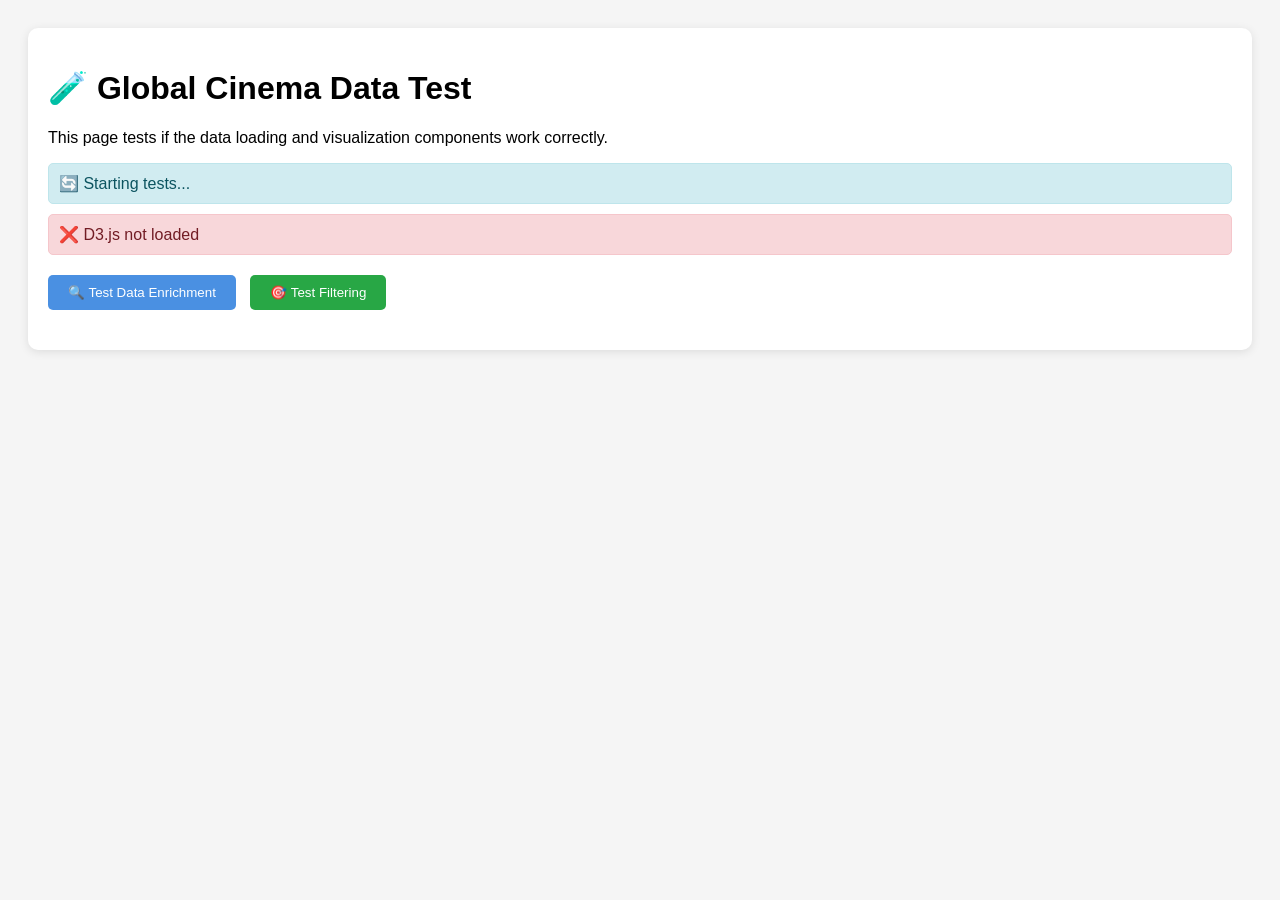
<file: test_visualization.html>
<!DOCTYPE html>
<html lang="en">
<head>
    <meta charset="UTF-8">
    <meta name="viewport" content="width=device-width, initial-scale=1.0">
    <title>Test Global Cinema Data</title>
    <script src="https://d3js.org/d3.v7.min.js"></script>
    <style>
        body {
            font-family: Arial, sans-serif;
            padding: 20px;
            background: #f5f5f5;
        }
        .test-container {
            background: white;
            padding: 20px;
            border-radius: 10px;
            box-shadow: 0 2px 10px rgba(0,0,0,0.1);
        }
        .status {
            padding: 10px;
            margin: 10px 0;
            border-radius: 5px;
        }
        .success { background: #d4edda; color: #155724; border: 1px solid #c3e6cb; }
        .error { background: #f8d7da; color: #721c24; border: 1px solid #f5c6cb; }
        .info { background: #d1ecf1; color: #0c5460; border: 1px solid #bee5eb; }
    </style>
</head>
<body>
    <div class="test-container">
        <h1>🧪 Global Cinema Data Test</h1>
        <p>This page tests if the data loading and visualization components work correctly.</p>
        
        <div id="test-results"></div>
        
        <div id="data-sample" style="margin-top: 20px;">
            <!-- Data sample will be displayed here -->
        </div>
        
        <div style="margin-top: 20px;">
            <button onclick="testEnrichment()" style="padding: 10px 20px; background: #4a90e2; color: white; border: none; border-radius: 5px; cursor: pointer;">
                🔍 Test Data Enrichment
            </button>
            <button onclick="testFiltering()" style="padding: 10px 20px; background: #28a745; color: white; border: none; border-radius: 5px; cursor: pointer; margin-left: 10px;">
                🎯 Test Filtering
            </button>
        </div>
        
        <div id="debug-results" style="margin-top: 20px;">
            <!-- Debug results will appear here -->
        </div>
    </div>

    <script src="global_data.js"></script>
    <script>
        const resultsDiv = document.getElementById('test-results');
        const sampleDiv = document.getElementById('data-sample');
        
        function addResult(message, type = 'info') {
            const div = document.createElement('div');
            div.className = `status ${type}`;
            div.textContent = message;
            resultsDiv.appendChild(div);
        }
        
        async function runTests() {
            addResult('🔄 Starting tests...', 'info');
            
            // Test 1: Check if D3 is loaded
            if (typeof d3 !== 'undefined') {
                addResult('✅ D3.js loaded successfully', 'success');
            } else {
                addResult('❌ D3.js not loaded', 'error');
                return;
            }
            
            // Test 2: Check if global_data.js functions are available
            if (typeof loadGlobalData === 'function') {
                addResult('✅ Global data functions available', 'success');
            } else {
                addResult('❌ Global data functions not found', 'error');
                return;
            }
            
            // Test 3: Try to load the data
            try {
                addResult('🔄 Loading global cinema data...', 'info');
                const data = await loadGlobalData();
                
                if (data && data.democratic_diversity_data) {
                    addResult(`✅ Data loaded: ${data.democratic_diversity_data.length} countries`, 'success');
                    
                    // Show sample data
                    const sample = data.democratic_diversity_data.slice(0, 3).map(country => ({
                        name: country.country_name || country.country,
                        movies: country.movie_count,
                        diversity: country.diversity_index.toFixed(3),
                        democracy: country.democracy_index
                    }));
                    
                    sampleDiv.innerHTML = `
                        <h3>📊 Sample Data (Top 3 Countries)</h3>
                        <pre>${JSON.stringify(sample, null, 2)}</pre>
                    `;
                    
                    addResult('✅ All tests passed! Data is ready for visualization.', 'success');
                } else {
                    addResult('❌ Data loaded but structure is invalid', 'error');
                }
                
            } catch (error) {
                addResult(`❌ Failed to load data: ${error.message}`, 'error');
                console.error('Full error:', error);
            }
        }
        
        // Run tests when page loads
        document.addEventListener('DOMContentLoaded', runTests);
        
        // Debug functions
        async function testEnrichment() {
            const debugDiv = document.getElementById('debug-results');
            debugDiv.innerHTML = '<h3>🔍 Testing Data Enrichment...</h3>';
            
            try {
                if (!window.GLOBAL_DATA) {
                    await loadGlobalData();
                }
                
                const firstCountry = window.GLOBAL_DATA.democratic_diversity_data[0];
                console.log('Raw country data:', firstCountry);
                
                const enriched = window.enrichCountryData(firstCountry);
                console.log('Enriched country data:', enriched);
                
                debugDiv.innerHTML += `
                    <h4>Sample Country: ${firstCountry.country}</h4>
                    <p><strong>Original:</strong> ${JSON.stringify(firstCountry, null, 2)}</p>
                    <p><strong>Enriched:</strong> ${JSON.stringify(enriched, null, 2)}</p>
                `;
                
            } catch (error) {
                debugDiv.innerHTML += `<p style="color: red;">Error: ${error.message}</p>`;
            }
        }
        
        async function testFiltering() {
            const debugDiv = document.getElementById('debug-results');
            debugDiv.innerHTML = '<h3>🎯 Testing Filtering...</h3>';
            
            try {
                if (!window.GLOBAL_DATA) {
                    await loadGlobalData();
                }
                
                let data = window.GLOBAL_DATA.democratic_diversity_data;
                debugDiv.innerHTML += `<p>Initial: ${data.length} countries</p>`;
                
                // Test minimum movies filter
                const filtered50 = window.filterCountriesByMinMovies(data, 50);
                debugDiv.innerHTML += `<p>After 50+ movies filter: ${filtered50.length} countries</p>`;
                
                const filtered100 = window.filterCountriesByMinMovies(data, 100);
                debugDiv.innerHTML += `<p>After 100+ movies filter: ${filtered100.length} countries</p>`;
                
                // Test enrichment
                const enriched = filtered50.map(window.enrichCountryData);
                const withDemocracy = enriched.filter(d => d.democracy_index !== null && d.democracy_index !== undefined);
                debugDiv.innerHTML += `<p>After democracy enrichment: ${withDemocracy.length} countries</p>`;
                
                // Show countries without democracy data
                const withoutDemocracy = enriched.filter(d => d.democracy_index === null || d.democracy_index === undefined);
                debugDiv.innerHTML += `<p>Countries without democracy data: ${withoutDemocracy.map(d => d.country).join(', ')}</p>`;
                
                // Show a few successful examples
                const samples = withDemocracy.slice(0, 3).map(d => ({
                    country: d.country_name,
                    movies: d.movie_count,
                    diversity: d.diversity_index,
                    democracy: d.democracy_index
                }));
                
                debugDiv.innerHTML += `<h4>Sample Valid Countries:</h4><pre>${JSON.stringify(samples, null, 2)}</pre>`;
                
            } catch (error) {
                debugDiv.innerHTML += `<p style="color: red;">Error: ${error.message}</p>`;
            }
        }
    </script>
</body>
</html>
</file>
<file: styles.css>
/* Reset and Base Styles */
* {
    margin: 0;
    padding: 0;
    box-sizing: border-box;
}

:root {
    /* Color Palette - Improved */
    --primary-color: #4a90e2;
    --secondary-color: #7b68ee;
    --accent-color: #ff6b6b;
    --accent-secondary: #4ecdc4;
    --crisis-color: #e74c3c;
    --success-color: #2ecc71;
    --warning-color: #f39c12;
    --info-color: #3498db;
    
    /* Neutral Colors - Better for readability */
    --dark-color: #2c3e50;
    --medium-color: #34495e;
    --light-color: #ecf0f1;
    --white: #ffffff;
    --gray-100: #f8f9fa;
    --gray-200: #e9ecef;
    --gray-300: #dee2e6;
    --gray-400: #ced4da;
    --gray-500: #adb5bd;
    --gray-600: #6c757d;
    --gray-700: #495057;
    --gray-800: #343a40;
    --gray-900: #212529;
    
    /* Typography - Improved */
    --font-family: 'Heebo', 'Arial', sans-serif;
    --font-size-xs: 0.75rem;
    --font-size-sm: 0.875rem;
    --font-size-base: 1rem;
    --font-size-lg: 1.125rem;
    --font-size-xl: 1.25rem;
    --font-size-2xl: 1.5rem;
    --font-size-3xl: 1.875rem;
    --font-size-4xl: 2.25rem;
    --font-size-5xl: 3rem;
    
    /* Spacing */
    --spacing-1: 0.25rem;
    --spacing-2: 0.5rem;
    --spacing-3: 0.75rem;
    --spacing-4: 1rem;
    --spacing-5: 1.25rem;
    --spacing-6: 1.5rem;
    --spacing-8: 2rem;
    --spacing-10: 2.5rem;
    --spacing-12: 3rem;
    --spacing-16: 4rem;
    
    /* Shadows - Enhanced */
    --shadow-sm: 0 1px 3px rgba(0, 0, 0, 0.12), 0 1px 2px rgba(0, 0, 0, 0.24);
    --shadow: 0 3px 6px rgba(0, 0, 0, 0.16), 0 3px 6px rgba(0, 0, 0, 0.23);
    --shadow-md: 0 10px 20px rgba(0, 0, 0, 0.19), 0 6px 6px rgba(0, 0, 0, 0.23);
    --shadow-lg: 0 14px 28px rgba(0, 0, 0, 0.25), 0 10px 10px rgba(0, 0, 0, 0.22);
    --shadow-xl: 0 19px 38px rgba(0, 0, 0, 0.30), 0 15px 12px rgba(0, 0, 0, 0.22);
    
    /* Transitions - Smoother */
    --transition-fast: 0.2s cubic-bezier(0.4, 0, 0.2, 1);
    --transition-base: 0.3s cubic-bezier(0.4, 0, 0.2, 1);
    --transition-slow: 0.5s cubic-bezier(0.4, 0, 0.2, 1);
}

/* Base Styles - Improved */
body {
    font-family: var(--font-family);
    font-size: var(--font-size-base);
    line-height: 1.6;
    color: var(--gray-900);
    background: linear-gradient(135deg, #667eea 0%, #764ba2 100%);
    min-height: 100vh;
    direction: ltr;
    overflow-x: hidden;
}

.container {
    max-width: 1400px;
    margin: 0 auto;
    padding: 0 var(--spacing-6);
}

/* Typography - Enhanced */
h1, h2, h3, h4, h5, h6 {
    font-weight: 600;
    line-height: 1.2;
    margin-bottom: var(--spacing-4);
    color: var(--dark-color);
}

h1 { font-size: var(--font-size-4xl); }
h2 { font-size: var(--font-size-3xl); }
h3 { font-size: var(--font-size-2xl); }
h4 { font-size: var(--font-size-xl); }
h5 { font-size: var(--font-size-lg); }
h6 { font-size: var(--font-size-base); }

p {
    margin-bottom: var(--spacing-4);
    color: var(--dark-color);
}

a {
    color: var(--primary-color);
    text-decoration: none;
    transition: color var(--transition-base);
}

a:hover {
    color: var(--secondary-color);
}

/* Header - Enhanced */
.header {
    background: linear-gradient(135deg, var(--primary-color) 0%, var(--secondary-color) 100%);
    color: var(--white);
    padding: var(--spacing-12) 0;
    text-align: center;
    box-shadow: var(--shadow-xl);
    position: relative;
    overflow: hidden;
}

.header::before {
    content: '';
    position: absolute;
    top: 0;
    left: 0;
    right: 0;
    bottom: 0;
    background: url('data:image/svg+xml,<svg xmlns="http://www.w3.org/2000/svg" viewBox="0 0 100 100"><circle cx="50" cy="50" r="2" fill="rgba(255,255,255,0.1)"/></svg>') repeat;
    animation: float 20s linear infinite;
}

@keyframes float {
    0% { transform: translateY(0px); }
    100% { transform: translateY(-100px); }
}

.title {
    font-size: var(--font-size-5xl);
    font-weight: 700;
    margin-bottom: var(--spacing-3);
    text-shadow: 2px 2px 4px rgba(0,0,0,0.3);
    position: relative;
    z-index: 1;
}

.subtitle {
    font-size: var(--font-size-xl);
    font-weight: 300;
    opacity: 0.9;
    margin-bottom: var(--spacing-8);
    position: relative;
    z-index: 1;
}

/* Statistics - Enhanced */
.stats {
    display: flex;
    justify-content: center;
    gap: var(--spacing-8);
    margin-bottom: var(--spacing-8);
    position: relative;
    z-index: 1;
    flex-wrap: wrap;
}

.stat-item {
    text-align: center;
    padding: var(--spacing-4) var(--spacing-6);
    background: rgba(255, 255, 255, 0.15);
    border-radius: 16px;
    backdrop-filter: blur(15px);
    border: 1px solid rgba(255, 255, 255, 0.3);
    transition: all var(--transition-base);
    min-width: 120px;
}

.stat-item:hover {
    transform: translateY(-4px);
    background: rgba(255, 255, 255, 0.25);
    box-shadow: var(--shadow-lg);
}

.stat-number {
    display: block;
    font-size: var(--font-size-3xl);
    font-weight: 700;
    color: var(--white);
    text-shadow: 1px 1px 2px rgba(0,0,0,0.3);
}

.stat-label {
    display: block;
    font-size: var(--font-size-sm);
    opacity: 0.9;
    font-weight: 500;
}

/* Loading Indicator - Enhanced */
.loading-indicator {
    display: flex;
    flex-direction: column;
    align-items: center;
    gap: var(--spacing-4);
    position: relative;
    z-index: 1;
}

.spinner {
    width: 50px;
    height: 50px;
    border: 4px solid rgba(255,255,255,0.3);
    border-top: 4px solid var(--white);
    border-radius: 50%;
    animation: spin 1s linear infinite;
}

@keyframes spin {
    0% { transform: rotate(0deg); }
    100% { transform: rotate(360deg); }
}

.loading-indicator.hidden {
    display: none;
}

/* Navigation - Enhanced */
.navigation {
    background: rgba(255,255,255,0.95);
    backdrop-filter: blur(20px);
    padding: var(--spacing-4) 0;
    position: sticky;
    top: 0;
    z-index: 100;
    box-shadow: var(--shadow-md);
    border-bottom: 1px solid var(--gray-200);
}

.nav-list {
    display: flex;
    justify-content: center;
    list-style: none;
    gap: var(--spacing-6);
    flex-wrap: wrap;
}

.nav-link {
    display: flex;
    align-items: center;
    padding: var(--spacing-3) var(--spacing-5);
    border-radius: 25px;
    font-weight: 500;
    color: var(--dark-color);
    transition: all var(--transition-base);
    position: relative;
    background: var(--white);
    border: 2px solid transparent;
    text-decoration: none;
}

.nav-link:hover,
.nav-link.active {
    background: linear-gradient(135deg, var(--primary-color) 0%, var(--secondary-color) 100%);
    color: var(--white);
    transform: translateY(-2px);
    box-shadow: var(--shadow-lg);
    border-color: var(--primary-color);
}

/* Main Content - Enhanced */
.main {
    padding: var(--spacing-12) 0;
}

/* Chart Sections - Enhanced */
.chart-section {
    background: var(--white);
    margin-bottom: var(--spacing-12);
    border-radius: 24px;
    box-shadow: var(--shadow-xl);
    overflow: hidden;
    transition: all var(--transition-base);
    border: 1px solid var(--gray-200);
}

.chart-section:hover {
    transform: translateY(-8px);
    box-shadow: 0 25px 50px -12px rgba(0, 0, 0, 0.15);
}

.chart-header {
    background: linear-gradient(135deg, var(--accent-color) 0%, var(--accent-secondary) 100%);
    color: var(--white);
    padding: var(--spacing-8);
    text-align: center;
    position: relative;
}

.chart-header h2 {
    font-size: var(--font-size-3xl);
    margin-bottom: var(--spacing-3);
    font-weight: 600;
    text-shadow: 1px 1px 2px rgba(0,0,0,0.3);
}

.chart-description {
    font-size: var(--font-size-lg);
    opacity: 0.95;
    font-weight: 300;
    line-height: 1.6;
    max-width: 800px;
    margin: 0 auto;
}

.chart-container {
    padding: var(--spacing-8);
}

.chart {
    width: 100%;
    height: 600px;
    margin-bottom: var(--spacing-6);
    border-radius: 16px;
    background: var(--gray-100);
    position: relative;
    border: 2px solid var(--gray-200);
    overflow: hidden;
}

/* Chart Controls - Enhanced */
.chart-controls {
    display: flex;
    align-items: center;
    justify-content: center;
    gap: var(--spacing-8);
    flex-wrap: wrap;
    padding: var(--spacing-6);
    background: var(--gray-100);
    border-radius: 16px;
    margin-bottom: var(--spacing-6);
    border: 1px solid var(--gray-200);
}

.control-group {
    display: flex;
    align-items: center;
    gap: var(--spacing-3);
}

.chart-controls label {
    font-weight: 500;
    color: var(--dark-color);
    font-size: var(--font-size-sm);
}

.chart-controls select,
.chart-controls input[type="range"] {
    padding: var(--spacing-2) var(--spacing-4);
    border: 2px solid var(--gray-300);
    border-radius: 8px;
    font-family: var(--font-family);
    font-size: var(--font-size-sm);
    transition: all var(--transition-base);
    background: var(--white);
    min-width: 120px;
}

.chart-controls select:focus,
.chart-controls input:focus {
    outline: none;
    border-color: var(--primary-color);
    box-shadow: 0 0 0 3px rgba(74, 144, 226, 0.1);
}

.comparison-btn {
    background: var(--info-color);
    color: white;
    border: none;
    padding: 10px 20px;
    border-radius: 8px;
    font-size: 14px;
    font-weight: 500;
    cursor: pointer;
    transition: all var(--transition-base);
    box-shadow: var(--shadow-sm);
    min-width: 140px;
}

.comparison-btn:hover {
    background: #2980b9;
    transform: translateY(-2px);
    box-shadow: var(--shadow-md);
}

.comparison-btn:active {
    transform: translateY(0);
    box-shadow: var(--shadow-sm);
}

.chart-controls input[type="checkbox"] {
    width: 20px;
    height: 20px;
    accent-color: var(--primary-color);
}

/* Insights - Enhanced */
.insights {
    background: linear-gradient(135deg, #f8f9fa 0%, #e9ecef 100%);
    padding: var(--spacing-6);
    border-radius: 16px;
    border-left: 4px solid var(--primary-color);
    box-shadow: var(--shadow);
}

.insights h4 {
    color: var(--dark-color);
    margin-bottom: var(--spacing-4);
    font-size: var(--font-size-lg);
    font-weight: 600;
}

.insights ul {
    list-style: none;
    padding: 0;
}

.insights li {
    padding: var(--spacing-2) 0;
    padding-right: var(--spacing-5);
    position: relative;
    color: var(--dark-color);
    font-size: var(--font-size-sm);
    line-height: 1.5;
}

.insights li::before {
    content: '📊';
    position: absolute;
    right: 0;
    top: var(--spacing-2);
}

/* D3.js Chart Styles - Enhanced */
.axis path,
.axis line {
    stroke: var(--gray-400);
    stroke-width: 1;
}

.axis text {
    font-family: var(--font-family);
    font-size: 12px;
    fill: var(--gray-600);
    font-weight: 500;
}

.y-axis-ticks line {
    stroke: var(--gray-700);
    stroke-width: 2;
    opacity: 0.8;
}

.y-axis-ticks {
    pointer-events: none;
}

/* Legend styling - Enhanced */
.legend {
    pointer-events: all;
    /* Ensure legend doesn't overlap with chart */
    isolation: isolate;
}

.legend text {
    font-family: var(--font-family) !important;
    text-shadow: none !important;
    font-weight: 600 !important;
    font-size: 16px !important;
    transition: all 0.2s ease;
}

.legend text:hover {
    font-weight: 700 !important;
    transform: scale(1.05);
}

.legend line {
    stroke-width: 3 !important;
    stroke-linecap: round !important;
}

.legend circle {
    stroke-width: 2 !important;
    filter: drop-shadow(0 1px 2px rgba(0,0,0,0.2));
}

.grid line {
    stroke: var(--gray-300);
    stroke-opacity: 0.6;
    stroke-width: 1;
}

.grid path {
    stroke-width: 0;
}

/* Tooltip - Enhanced */
.tooltip {
    position: absolute;
    background: rgba(0, 0, 0, 0.95);
    color: var(--white);
    padding: var(--spacing-3) var(--spacing-4);
    border-radius: 12px;
    font-size: var(--font-size-sm);
    font-family: var(--font-family);
    pointer-events: none;
    z-index: 1000;
    box-shadow: var(--shadow-lg);
    backdrop-filter: blur(10px);
    max-width: 300px;
    line-height: 1.4;
    border: 1px solid rgba(255,255,255,0.2);
}

/* Crisis Indicators - Enhanced */
.crisis-marker {
    stroke: var(--crisis-color);
    stroke-width: 3;
    stroke-dasharray: 8,4;
    opacity: 0.8;
}

.crisis-label {
    font-family: var(--font-family);
    font-size: 10px;
    fill: var(--crisis-color);
    font-weight: 700;
    text-shadow: 1px 1px 2px rgba(255,255,255,0.8);
    pointer-events: none;
}

/* Genre Colors - Enhanced */
.genre-drama { color: #e74c3c; }
.genre-action { color: #3498db; }
.genre-comedy { color: #f39c12; }
.genre-horror { color: #9b59b6; }
.genre-documentary { color: #2ecc71; }
.genre-thriller { color: #e67e22; }
.genre-romance { color: #e91e63; }
.genre-adventure { color: #00bcd4; }
.genre-crime { color: #795548; }
.genre-scifi { color: #607d8b; }

/* Summary Section - Enhanced */
.summary {
    background: var(--white);
    padding: var(--spacing-12) 0;
    margin-top: var(--spacing-12);
    box-shadow: var(--shadow-lg);
}

.summary h2 {
    text-align: center;
    margin-bottom: var(--spacing-8);
    color: var(--dark-color);
}

.summary-grid {
    display: grid;
    grid-template-columns: repeat(auto-fit, minmax(350px, 1fr));
    gap: var(--spacing-6);
}

.summary-card {
    background: linear-gradient(135deg, #f8f9fa 0%, #e9ecef 100%);
    padding: var(--spacing-6);
    border-radius: 16px;
    border-left: 4px solid var(--primary-color);
    box-shadow: var(--shadow);
    transition: all var(--transition-base);
}

.summary-card:hover {
    transform: translateY(-4px);
    box-shadow: var(--shadow-lg);
}

.summary-card h3 {
    color: var(--dark-color);
    margin-bottom: var(--spacing-4);
    font-size: var(--font-size-xl);
}

.summary-card ul {
    list-style: none;
    padding: 0;
}

.summary-card li {
    padding: var(--spacing-2) 0;
    color: var(--dark-color);
    font-size: var(--font-size-sm);
    line-height: 1.5;
    padding-right: var(--spacing-5);
    position: relative;
}

.summary-card li::before {
    content: '✓';
    position: absolute;
    right: 0;
    top: var(--spacing-2);
    color: var(--success-color);
    font-weight: bold;
}

/* Footer - Enhanced */
.footer {
    background: var(--dark-color);
    color: var(--white);
    padding: var(--spacing-12) 0 var(--spacing-8);
    margin-top: var(--spacing-16);
}

.footer-content {
    display: grid;
    grid-template-columns: repeat(auto-fit, minmax(250px, 1fr));
    gap: var(--spacing-8);
}

.footer-section h4 {
    margin-bottom: var(--spacing-4);
    color: var(--white);
    font-size: var(--font-size-lg);
}

.footer-section p {
    margin-bottom: var(--spacing-2);
    color: var(--gray-300);
    font-size: var(--font-size-sm);
}

.footer-section a {
    color: var(--primary-color);
}

.footer-section a:hover {
    color: var(--white);
}

/* Responsive Design - Enhanced */
@media (max-width: 768px) {
    :root {
        --font-size-5xl: 2.25rem;
        --font-size-4xl: 1.875rem;
        --font-size-3xl: 1.5rem;
    }
    
    .container {
        padding: 0 var(--spacing-4);
    }
    
    .title {
        font-size: var(--font-size-4xl);
    }
    
    .stats {
        flex-direction: column;
        gap: var(--spacing-4);
    }
    
    .nav-list {
        flex-direction: column;
        gap: var(--spacing-3);
    }
    
    .chart {
        height: 450px;
    }
    
    .chart-controls {
        flex-direction: column;
        align-items: stretch;
        gap: var(--spacing-4);
    }
    
    .control-group {
        justify-content: space-between;
    }
    
    .summary-grid {
        grid-template-columns: 1fr;
    }
    
    .footer-content {
        grid-template-columns: 1fr;
        gap: var(--spacing-6);
    }

    /* Mobile Legend Adjustments */
    .chart .legend {
        transform: scale(0.8);
        transform-origin: top right;
    }

    .chart .legend text {
        font-size: 14px !important;
    }
}

/* Animation Classes - Enhanced */
.fade-in {
    animation: fadeIn 0.8s cubic-bezier(0.4, 0, 0.2, 1);
}

@keyframes fadeIn {
    from {
        opacity: 0;
        transform: translateY(30px);
    }
    to {
        opacity: 1;
        transform: translateY(0);
    }
}

.slide-in-left {
    animation: slideInLeft 0.6s cubic-bezier(0.4, 0, 0.2, 1);
}

@keyframes slideInLeft {
    from {
        opacity: 0;
        transform: translateX(-30px);
    }
    to {
        opacity: 1;
        transform: translateX(0);
    }
}

.bounce-in {
    animation: bounceIn 0.8s cubic-bezier(0.4, 0, 0.2, 1);
}

@keyframes bounceIn {
    0% {
        opacity: 0;
        transform: scale(0.3);
    }
    50% {
        opacity: 1;
        transform: scale(1.05);
    }
    70% {
        transform: scale(0.9);
    }
    100% {
        opacity: 1;
        transform: scale(1);
    }
}

/* Custom Scrollbar - Enhanced */
::-webkit-scrollbar {
    width: 10px;
}

::-webkit-scrollbar-track {
    background: var(--gray-200);
    border-radius: 5px;
}

::-webkit-scrollbar-thumb {
    background: linear-gradient(135deg, var(--primary-color) 0%, var(--secondary-color) 100%);
    border-radius: 5px;
}

::-webkit-scrollbar-thumb:hover {
    background: linear-gradient(135deg, #5a6fd8 0%, #6a4190 100%);
}

/* Print Styles - Enhanced */
@media print {
    .navigation,
    .chart-controls,
    .footer {
        display: none;
    }
    
    .chart-section {
        page-break-inside: avoid;
        margin-bottom: var(--spacing-8);
        box-shadow: none;
        border: 1px solid var(--gray-300);
    }
    
    .header {
        background: var(--white) !important;
        color: var(--dark-color) !important;
        box-shadow: none;
    }
    
    .chart {
        border: 1px solid var(--gray-400);
    }
}

/* Focus Styles for Accessibility - Enhanced */
*:focus {
    outline: 2px solid var(--primary-color);
    outline-offset: 2px;
}

button:focus,
select:focus,
input:focus {
    outline: 2px solid var(--primary-color);
    outline-offset: 2px;
}

/* High Contrast Mode Support - Enhanced */
@media (prefers-contrast: high) {
    :root {
        --gray-300: #000000;
        --gray-600: #000000;
        --gray-700: #000000;
    }
}

/* Reduced Motion Support - Enhanced */
@media (prefers-reduced-motion: reduce) {
    * {
        animation-duration: 0.01ms !important;
        animation-iteration-count: 1 !important;
        transition-duration: 0.01ms !important;
    }
}

/* Enhanced Chart Text Visibility */
.chart text {
    fill: var(--dark-color) !important;
    text-shadow: 1px 1px 2px rgba(255,255,255,0.9) !important;
    font-weight: 500 !important;
}

.chart .axis text {
    fill: var(--dark-color) !important;
    font-weight: 500 !important;
    font-size: 11px !important;
}

.chart .axis-label {
    fill: var(--dark-color) !important;
    font-weight: 600 !important;
    font-size: 14px !important;
}

/* Enhanced Legend Styling */
.chart .legend {
    pointer-events: all;
    /* Ensure legend is positioned correctly and doesn't overlap */
    z-index: 10;
}

.chart .legend text {
    font-family: var(--font-family) !important;
    text-shadow: none !important;
    font-weight: 600 !important;
    font-size: 16px !important;
    transition: all 0.2s ease;
}

.chart .legend text:hover {
    font-weight: 700 !important;
    transform: scale(1.05);
}

/* Override any conflicting styles */
.chart .legend text[style*="fill"] {
    fill: inherit !important;
}

/* Ensure legend text colors are applied */
.chart .legend text {
    fill: currentColor !important;
}

.chart .legend span {
    color: inherit !important;
}

/* Force legend text colors */
.chart .legend text[style*="fill"] {
    fill: inherit !important;
}

.chart .legend span[style*="color"] {
    color: inherit !important;
}

/* Specific legend text colors */
.chart .legend text {
    fill: var(--text-color, currentColor) !important;
}

.chart .legend span {
    color: var(--text-color, currentColor) !important;
}

/* DNA Chart legend specific styling */
.dna-chart .legend span {
    color: inherit !important;
}

/* Override any other styles that might interfere */
.chart .legend text,
.chart .legend span {
    color: inherit !important;
    fill: inherit !important;
}

/* Ensure inline styles take precedence */
.chart .legend text[style*="fill"],
.chart .legend span[style*="color"] {
    color: inherit !important;
    fill: inherit !important;
}

/* Force legend text colors to override any other styles */
.chart .legend text {
    fill: inherit !important;
}

.chart .legend span {
    color: inherit !important;
}

/* Specific legend text colors for different chart types */
.chart .legend text[fill] {
    fill: inherit !important;
}

.chart .legend span[style*="color"] {
    color: inherit !important;
}

/* Override any CSS that might interfere with legend colors */
.chart .legend text {
    fill: inherit !important;
    color: inherit !important;
}

.chart .legend span {
    color: inherit !important;
    fill: inherit !important;
}

/* Force legend text to use the colors defined in the style attribute */
.chart .legend text[style*="fill"],
.chart .legend span[style*="color"] {
    fill: inherit !important;
    color: inherit !important;
}

/* Ensure that any fill or color attribute is respected */
.chart .legend text[fill],
.chart .legend span[style*="color"] {
    fill: inherit !important;
    color: inherit !important;
}

/* Override any other CSS rules that might interfere */
.chart .legend text,
.chart .legend span {
    fill: inherit !important;
    color: inherit !important;
}

/* Ensure all legend text colors are applied correctly */
.chart .legend text[fill],
.chart .legend text[style*="fill"],
.chart .legend span[style*="color"] {
    fill: inherit !important;
    color: inherit !important;
}

/* Force legend text to use inline colors */
.chart .legend text[fill],
.chart .legend text[style*="fill"],
.chart .legend span[style*="color"] {
    fill: inherit !important;
    color: inherit !important;
}

/* Ensure that any fill or color attribute is respected */
.chart .legend text[fill],
.chart .legend span[style*="color"] {
    fill: inherit !important;
    color: inherit !important;
}

/* Override any conflicting styles */
.chart .legend text {
    fill: inherit !important;
    color: inherit !important;
}

.chart .legend span {
    color: inherit !important;
}

/* Force legend text colors to be applied */
.chart .legend text[style*="fill"] {
    fill: inherit !important;
}

.chart .legend text[style*="color"] {
    color: inherit !important;
}

/* Ensure legend text colors are applied correctly */
.chart .legend text {
    fill: inherit !important;
    color: inherit !important;
}

/* Override any other styles that might interfere */
.chart .legend text[fill] {
    fill: inherit !important;
}

.chart .legend text[style*="fill"] {
    fill: inherit !important;
}

/* Ensure legend text colors are not overridden */
.chart .legend text[fill],
.chart .legend span[style*="color"] {
    color: inherit !important;
    fill: inherit !important;
}

/* Force legend text to use inline colors */
.chart .legend text[fill],
.chart .legend text[style*="fill"],
.chart .legend span[style*="color"] {
    color: inherit !important;
    fill: inherit !important;
}

.chart .legend line {
    stroke-width: 3 !important;
    filter: drop-shadow(0 1px 2px rgba(0,0,0,0.2));
    stroke-linecap: round !important;
}

.chart .legend circle {
    stroke-width: 2 !important;
    filter: drop-shadow(0 1px 2px rgba(0,0,0,0.2));
}

/* Specific legend positioning to prevent overlap */
.chart .legend-item {
    transition: all 0.2s ease;
}

.chart .legend-item:hover {
    transform: translateX(-2px);
}

/* Color legend styling */
.chart .color-legend {
    pointer-events: all;
    z-index: 10;
}

.chart .color-legend text {
    font-family: var(--font-family) !important;
    text-shadow: none !important;
    font-weight: 500 !important;
    fill: var(--dark-color) !important;
    transition: all 0.2s ease;
}

/* Political Events Timeline Axes Styling - MAXIMUM VISIBILITY */
#political-timeline-container .x-axis text,
#political-timeline-container .y-axis text {
    fill: #000000 !important;
    font-family: Arial, sans-serif !important;
    font-size: 18px !important;
    font-weight: 900 !important;
    opacity: 1 !important;
    text-shadow: 1px 1px 2px rgba(255,255,255,0.8) !important;
    stroke: none !important;
    visibility: visible !important;
    display: block !important;
}

#political-timeline-container .x-axis text {
    text-anchor: middle !important;
}

#political-timeline-container .y-axis text {
    text-anchor: end !important;
}

/* Force tick marks to be visible */
#political-timeline-container .x-axis line,
#political-timeline-container .y-axis line {
    stroke: #000000 !important;
    stroke-width: 2px !important;
    opacity: 1 !important;
    visibility: visible !important;
}

/* Manual tick labels - CLEAN AND VISIBLE */
#political-timeline-container .manual-x-tick,
#political-timeline-container .manual-y-tick {
    fill: #000000 !important;
    font-family: Arial, sans-serif !important;
    font-size: 12px !important;
    font-weight: 700 !important;
    opacity: 1 !important;
    text-shadow: 1px 1px 2px rgba(255,255,255,0.8) !important;
    stroke: none !important;
    visibility: visible !important;
    display: block !important;
    pointer-events: none !important;
}

#political-timeline-container .x-axis path,
#political-timeline-container .y-axis path {
    stroke: var(--dark-color) !important;
    stroke-width: 3px !important;
    opacity: 1 !important;
}

#political-timeline-container .x-axis line,
#political-timeline-container .y-axis line {
    stroke: var(--dark-color) !important;
    stroke-width: 2px !important;
    opacity: 1 !important;
}

/* Political Timeline Container - Responsive Layout */
#political-timeline-container {
    width: 100% !important;
    max-width: 1400px !important;
    margin: 0 auto !important;
    padding: 20px !important;
    box-sizing: border-box !important;
    overflow: visible !important;
    min-height: 900px !important;
}

#political-timeline-container svg {
    width: 100% !important;
    max-width: 100% !important;
    height: auto !important;
    display: block !important;
    margin: 0 auto !important;
}

/* FORCE BLACK TEXT - Maximum Specificity Override */
section#viz-timeline div.container div.viz-header p.viz-description,
section#viz-timeline .viz-header .viz-description,
section#viz-timeline .viz-description,
.viz-section .viz-description,
#viz-timeline p.viz-description {
    color: #000000 !important;
    font-weight: 500 !important;
    line-height: 1.6 !important;
    text-shadow: none !important;
}

section#viz-timeline div.container div.viz-header h2.viz-title,
section#viz-timeline .viz-header .viz-title,
section#viz-timeline .viz-title,
.viz-section .viz-title,
#viz-timeline h2.viz-title {
    color: #000000 !important;
    font-weight: 700 !important;
    text-shadow: none !important;
}

section#viz-timeline div.container div.viz-header div.research-q,
section#viz-timeline .viz-header .research-q,
section#viz-timeline .research-q,
.viz-section .research-q,
#viz-timeline .research-q {
    color: #000000 !important;
    font-weight: 500 !important;
    text-shadow: none !important;
}

/* GLOBAL BLACK TEXT ENFORCEMENT - All Visualization Sections */
.global-hero h1,
.global-hero p,
.global-hero h3,
.hero-title,
.hero-subtitle,
.research-question h3,
.research-question p,
.nav-item h4,
.nav-item p,
.viz-section .viz-title,
.viz-section .viz-description,
.viz-section .research-q,
.viz-section h2,
.viz-section h3,
.viz-section h4,
.viz-section p,
section.viz-section h2,
section.viz-section h3,
section.viz-section h4,
section.viz-section p,
section.viz-section div p,
#viz-timeline p,
#viz-diversity p,
#viz-influence p,
#viz-quality p,
#viz-collaboration p,
.viz-header .viz-title,
.viz-header .viz-description,
.viz-header .research-q,
div.viz-header h2,
div.viz-header p,
div.viz-header div {
    color: #000000 !important;
    text-shadow: none !important;
    font-weight: 500 !important;
}

/* Headers specifically - make them bold */
.viz-section h2,
.viz-section h3,
.viz-section h4,
section.viz-section h2,
section.viz-section h3,
section.viz-section h4,
.global-hero h1,
.global-hero h3,
.nav-item h4,
.viz-title {
    color: #000000 !important;
    font-weight: 700 !important;
    text-shadow: none !important;
}

.chart .color-legend text:hover {
    fill: var(--dark-color) !important;
    font-weight: 600 !important;
}

/* Area Chart slope legend styling */
.slope-legend {
    pointer-events: all;
    z-index: 10;
    transition: all 0.3s ease;
}

.slope-legend:hover {
    transform: translateY(-2px);
    box-shadow: 0 12px 30px rgba(0,0,0,0.2) !important;
}

/* Enhanced Tooltip */
#tooltip {
    position: absolute;
    background: rgba(0, 0, 0, 0.95);
    color: white;
    padding: 15px;
    border-radius: 12px;
    font-size: 14px;
    pointer-events: none;
    z-index: 9999;
    opacity: 0;
    transition: opacity 0.3s ease;
    max-width: 300px;
    box-shadow: 0 8px 25px rgba(0,0,0,0.5);
    border: 2px solid rgba(255,255,255,0.2);
    backdrop-filter: blur(10px);
}

#tooltip h4 {
    margin: 0 0 8px 0;
    font-size: 16px;
    font-weight: bold;
}

#tooltip div {
    line-height: 1.4;
}

/* Enhanced Crisis Markers */
.crisis-marker {
    stroke: var(--crisis-color);
    stroke-width: 3;
    stroke-dasharray: 8,4;
    opacity: 0.8;
}

.crisis-label {
    font-family: var(--font-family);
    font-size: 10px;
    fill: var(--crisis-color);
    font-weight: 700;
    text-shadow: 1px 1px 2px rgba(255,255,255,0.8);
    pointer-events: none;
}

/* Enhanced Grid Lines */
.chart .grid line {
    stroke: rgba(108, 117, 125, 0.3) !important;
    stroke-width: 1 !important;
}

/* Enhanced Chart Container */
.chart-container {
    position: relative;
    background: var(--white);
    border-radius: 16px;
    overflow: hidden;
    box-shadow: var(--shadow);
}

/* Enhanced Loading States */
.loading {
    opacity: 0.6;
    pointer-events: none;
}

.loading::after {
    content: '';
    position: absolute;
    top: 50%;
    left: 50%;
    width: 40px;
    height: 40px;
    margin: -20px 0 0 -20px;
    border: 4px solid var(--gray-300);
    border-top: 4px solid var(--primary-color);
    border-radius: 50%;
    animation: spin 1s linear infinite;
}

/* Enhanced Error States */
.error {
    background: var(--crisis-color);
    color: white;
    padding: var(--spacing-4);
    border-radius: 8px;
    margin: var(--spacing-4) 0;
    text-align: center;
    font-weight: 500;
}

/* Enhanced Success States */
.success {
    background: var(--success-color);
    color: white;
    padding: var(--spacing-4);
    border-radius: 8px;
    margin: var(--spacing-4) 0;
    text-align: center;
    font-weight: 500;
}

/* ==========================================
   Quality Gap Visualization Styles
   ========================================== */

.quality-gap-container {
    background: var(--white);
    border-radius: 12px;
    padding: var(--spacing-6);
    box-shadow: 0 4px 20px rgba(0, 0, 0, 0.08);
    margin: var(--spacing-6) 0;
}

#quality-gap-chart {
    min-height: 700px;
    background: #ffffff;
    border-radius: 8px;
    padding: var(--spacing-3);
    position: relative;
    overflow: visible;
    border: 1px solid #e9ecef;
    width: 100%;
    max-width: 1400px;
    margin: 0 auto;
}

.chart-legend-container {
    max-width: 1400px;
    margin: 0 auto;
}

.legend-content {
    justify-content: space-between !important;
    flex-wrap: wrap;
}

@media (max-width: 1200px) {
    .legend-content {
        justify-content: center !important;
        gap: 20px !important;
    }
}

/* Tooltip Styles */
.quality-tooltip {
    font-family: var(--font-family);
    line-height: 1.4;
    box-shadow: 0 4px 12px rgba(0,0,0,0.3);
    border: 1px solid rgba(255,255,255,0.2);
    max-width: 280px;
    backdrop-filter: blur(10px);
}

.quality-tooltip strong {
    color: #fff;
    font-weight: 600;
}

/* Violin Plot Styles */
.violin-group {
    cursor: pointer;
    transition: opacity 0.2s ease;
}

.violin-group:hover {
    opacity: 0.9;
}

.violin-path {
    transition: all 0.2s ease;
}

.violin-path:hover {
    filter: brightness(1.1);
}

/* Box Plot Styles */
.box-group line {
    transition: all 0.2s ease;
}

.box-group rect {
    transition: all 0.2s ease;
}

.box-group circle {
    transition: all 0.2s ease;
}

.box-group:hover line {
    stroke-width: 2;
}

.box-group:hover rect {
    stroke-width: 2;
}

/* Gini Indicator Styles */
.gini-indicator rect {
    transition: all 0.2s ease;
    cursor: pointer;
}

.gini-indicator:hover rect {
    stroke-width: 2;
    filter: brightness(1.1);
}

.gini-indicator text {
    font-family: var(--font-family);
    font-size: var(--font-size-xs);
    pointer-events: none;
}

/* Axis Styles */
.axis-label {
    fill: var(--gray-700);
    font-family: var(--font-family);
    font-weight: 600;
}

.x-axis text,
.y-axis text {
    fill: var(--gray-600);
    font-family: var(--font-family);
}

.x-axis line,
.y-axis line,
.x-axis path,
.y-axis path {
    stroke: var(--gray-400);
    stroke-width: 1;
}

/* Grid Lines */
.y-grid line {
    stroke: var(--gray-300);
    stroke-width: 0.5;
}

.y-grid path {
    stroke: none;
}

/* Chart Title */
.chart-title {
    fill: var(--dark-color);
    font-family: var(--font-family);
    font-weight: 700;
    text-anchor: middle;
}

/* Legend Styles */
.legend text {
    fill: var(--gray-700);
    font-family: var(--font-family);
    font-size: var(--font-size-sm);
}

.gini-legend-item:hover rect {
    stroke-width: 2;
    filter: brightness(1.05);
}

.element-item:hover {
    opacity: 0.8;
}

/* Loading States */
.loading-indicator {
    animation: fadeIn 0.3s ease-in;
}

@keyframes fadeIn {
    from { opacity: 0; }
    to { opacity: 1; }
}

/* Error and No Data States */
.quality-gap-error,
.quality-gap-no-data {
    background: var(--gray-100);
    border: 2px dashed var(--gray-300);
    border-radius: 8px;
    padding: var(--spacing-6);
    text-align: center;
    color: var(--gray-600);
}

.quality-gap-error h3,
.quality-gap-no-data h3 {
    color: var(--gray-700);
    margin-bottom: var(--spacing-4);
    font-size: var(--font-size-lg);
}

.quality-gap-error code,
.quality-gap-no-data code {
    background: var(--gray-200);
    padding: var(--spacing-1) var(--spacing-2);
    border-radius: 4px;
    font-family: 'Monaco', 'Consolas', monospace;
    font-size: var(--font-size-sm);
}

/* Responsive Design */
@media (max-width: 1024px) {
    #quality-gap-chart {
        min-height: 600px;
        padding: var(--spacing-3);
    }
    
    .quality-gap-container {
        padding: var(--spacing-4);
    }
    
    .chart-title {
        font-size: var(--font-size-lg);
    }
    
    .axis-label {
        font-size: var(--font-size-sm);
    }
}

@media (max-width: 768px) {
    #quality-gap-chart {
        min-height: 500px;
        padding: var(--spacing-2);
    }
    
    .quality-tooltip {
        max-width: 240px;
        font-size: var(--font-size-xs);
    }
    
    .legend text {
        font-size: 9px;
    }
    
    .legend .data-stats {
        transform: translate(0, 30px) !important;
    }
}

/* Dark Theme Support (if implemented later) */
@media (prefers-color-scheme: dark) {
    .quality-gap-container {
        background: var(--gray-800);
        color: var(--gray-100);
    }
    
    #quality-gap-chart {
        background: var(--gray-900);
    }
    
    .axis-label {
        fill: var(--gray-300);
    }
    
    .x-axis text,
    .y-axis text {
        fill: var(--gray-400);
    }
    
    .chart-title {
        fill: var(--gray-100);
    }
    
    .legend text {
        fill: var(--gray-300);
    }
}
</file>
